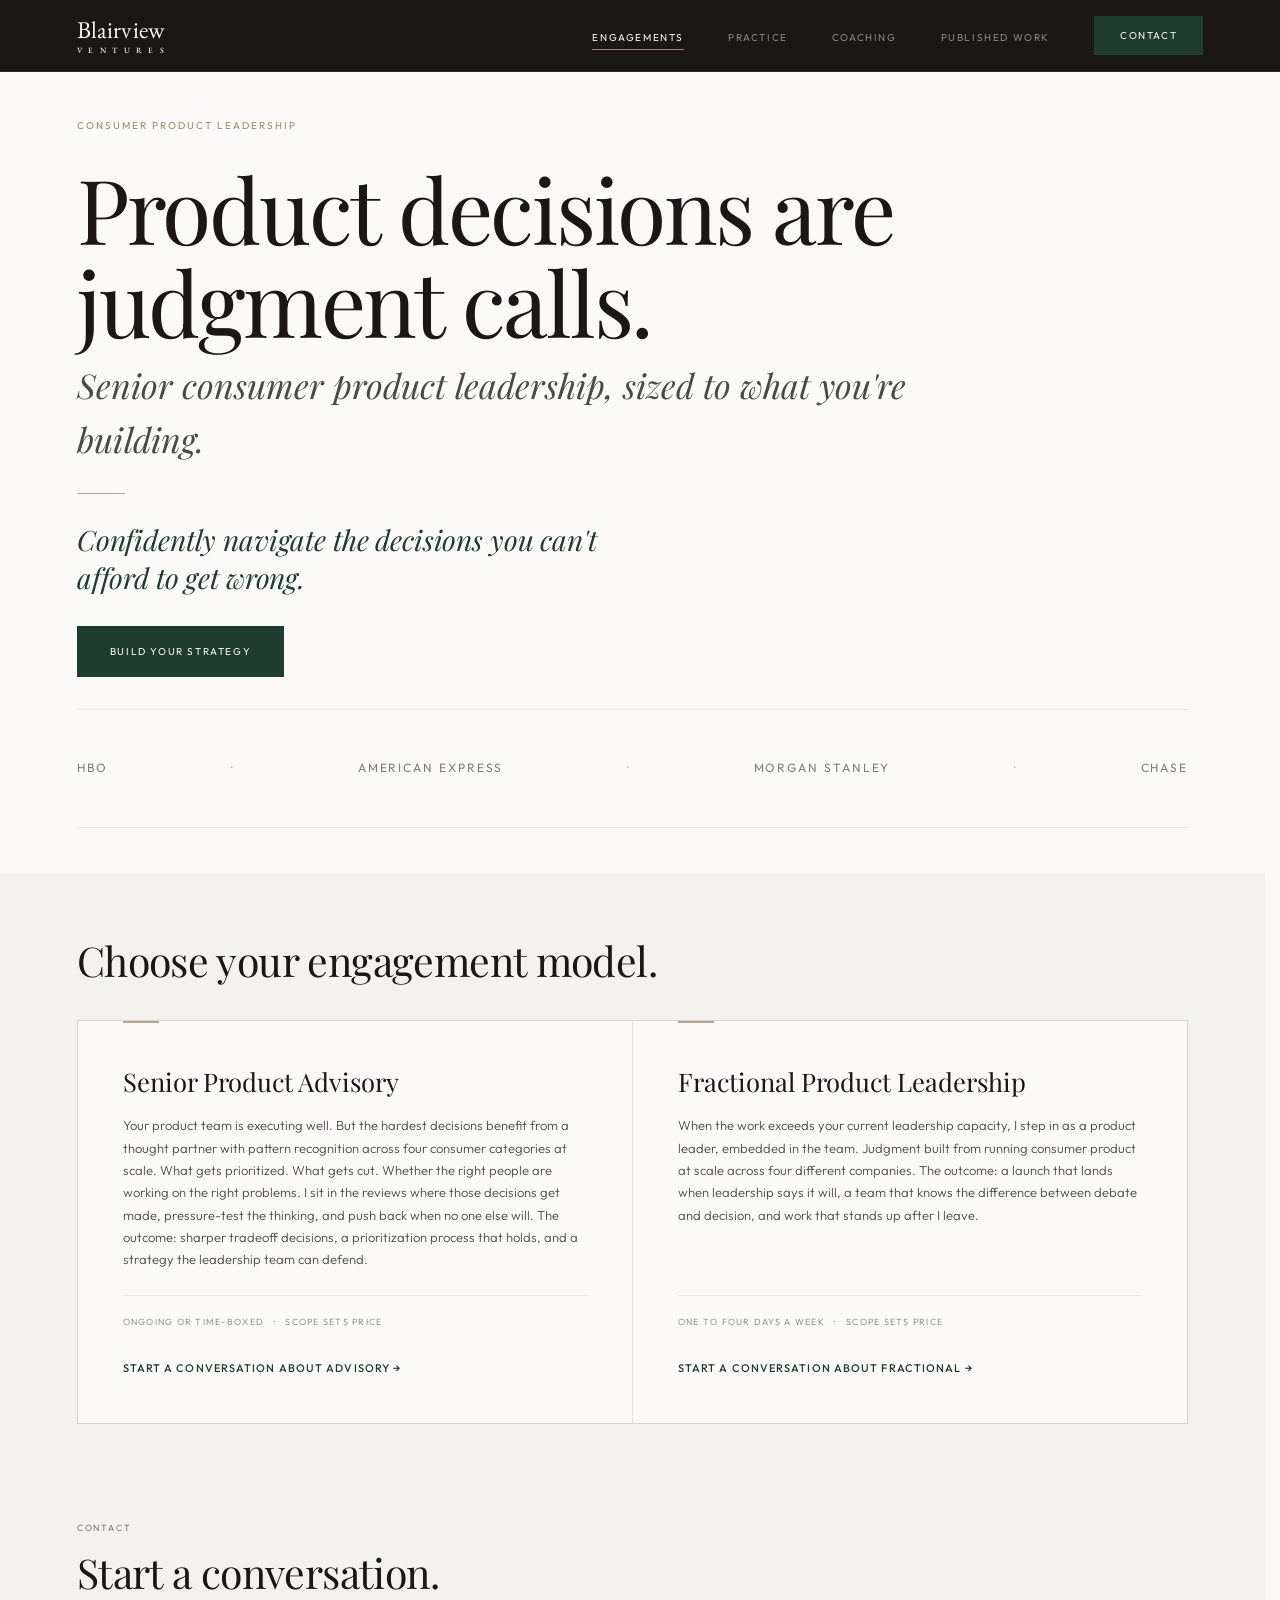
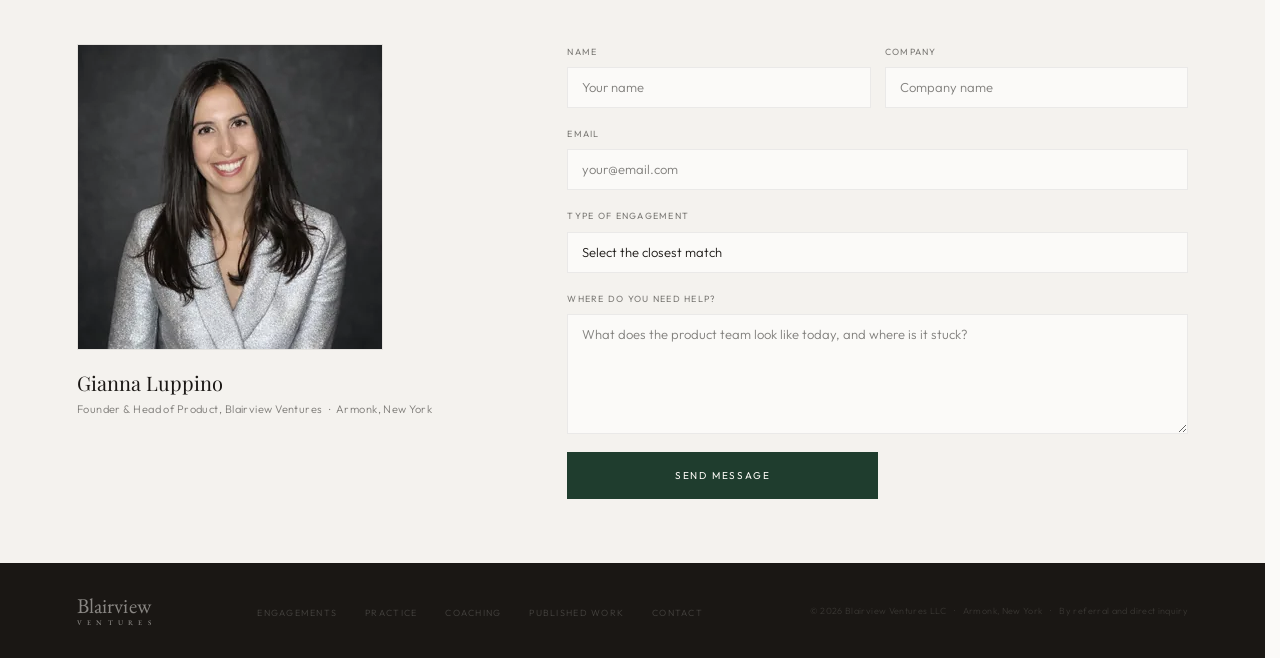
<file: index.html>
<!doctype html>
<html lang="en">
<head>
<meta charset="utf-8">
<meta name="viewport" content="width=device-width, initial-scale=1, viewport-fit=cover">

<!-- Favicon — hosted PNG files so Google can crawl them for search results.
     favicon.png and apple-touch-icon.png must live at the repo root. -->
<link rel="icon" type="image/png" sizes="512x512" href="https://blairviewventures.com/favicon.png">
<link rel="icon" type="image/png" sizes="192x192" href="https://blairviewventures.com/favicon.png">
<link rel="apple-touch-icon" href="https://blairviewventures.com/apple-touch-icon.png">

<!-- ═══ PRIMARY SEO ═══
     Title includes: full "Chief Product Officer" disambiguation,
     VP of Product, Head of Product, Senior Product Advisory,
     and "Consumer-Facing" modifier for niche ownership.
     ═══════════════════ -->
<title>Blairview Ventures | Fractional Chief Product Officer (CPO), VP of Product, and Senior Product Advisory for Consumer-Facing Companies</title>
<meta name="description" content="Fractional product leadership for consumer-facing digital companies. Senior Product Advisory, Fractional CPO, and Fractional VP of Product. 17 years building consumer products at HBO GO (11-platform rollout in rapid succession), American Express (Pay with Membership Rewards inside Uber), Morgan Stanley (first production GenAI advisor platform), and Chase (digital wallets and payments). Armonk, NY.">

<!-- Open Graph -->
<meta property="og:title" content="Blairview Ventures | Fractional Consumer Product Leadership">
<meta property="og:description" content="Senior Product Advisory, Fractional Chief Product Officer, and Fractional VP of Product for consumer-facing companies. Built at HBO, American Express, Morgan Stanley, and Chase. ">
<meta property="og:type" content="website">
<meta property="og:url" content="https://blairviewventures.com">
<meta property="og:locale" content="en_US">

<!-- Twitter Card -->
<meta name="twitter:card" content="summary">
<meta name="twitter:title" content="Blairview Ventures | Fractional Product Leadership for Consumer Companies">
<meta name="twitter:description" content="Senior Product Advisory, Fractional CPO, and Fractional VP of Product for consumer-facing companies. Built at HBO, American Express, Morgan Stanley, and Chase.">

<!-- Canonical -->
<link rel="canonical" href="https://blairviewventures.com/">

<!-- Theme -->
<meta name="theme-color" content="#1A1714">
<meta name="apple-mobile-web-app-capable" content="yes">
<meta name="apple-mobile-web-app-status-bar-style" content="black-translucent">

<!-- ═══════════════════════════════════════════════════════════
     JSON-LD STRUCTURED DATA
     @graph with 9 entities:
     - ProfessionalService (Blairview Ventures LLC)
     - Person (Gianna Luppino) with hasOccupation alternates
     - 3x Service (Advisory, CPO, VP) with alternateName arrays
     - WebSite + WebPage
     - FAQPage (People Also Ask questions from SERP research)
     ═══════════════════════════════════════════════════════════ -->
<script type="application/ld+json">
{
  "@context": "https://schema.org",
  "@graph": [
    {
      "@type": "ProfessionalService",
      "@id": "https://blairviewventures.com/#organization",
      "name": "Blairview Ventures LLC",
      "legalName": "Blairview Ventures LLC",
      "url": "https://blairviewventures.com",
      "logo": {
        "@type": "ImageObject",
        "url": "https://blairviewventures.com/favicon.png",
        "width": 512,
        "height": 512
      },
      "image": "https://blairviewventures.com/favicon.png",
      "description": "Fractional product leadership and senior product advisory for consumer-facing digital companies. Three engagement types: Senior Product Advisory, Fractional Chief Product Officer (CPO), and Fractional VP of Product. Specializing in consumer product judgment, team management, prioritization, and execution at scale across streaming, payments, commerce, AI, and consumer digital products.",
      "foundingDate": "2026",
      "founder": { "@id": "https://blairviewventures.com/#founder" },
      "address": {
        "@type": "PostalAddress",
        "addressLocality": "Armonk",
        "addressRegion": "NY",
        "addressCountry": "US"
      },
      "areaServed": { "@type": "Country", "name": "United States" },
      "priceRange": "$$$",
      "knowsAbout": [
        { "@type": "Thing", "name": "Product Management", "sameAs": "https://en.wikipedia.org/wiki/Product_management" },
        { "@type": "Thing", "name": "Product Strategy", "sameAs": "https://en.wikipedia.org/wiki/Product_strategy" },
        { "@type": "Thing", "name": "New Product Development", "sameAs": "https://en.wikipedia.org/wiki/New_product_development" },
        { "@type": "Thing", "name": "User Experience Design", "sameAs": "https://en.wikipedia.org/wiki/User_experience_design" },
        { "@type": "Thing", "name": "Generative Artificial Intelligence", "sameAs": "https://en.wikipedia.org/wiki/Generative_artificial_intelligence" },
        { "@type": "Thing", "name": "Digital Wallet", "sameAs": "https://en.wikipedia.org/wiki/Digital_wallet" },
        { "@type": "Thing", "name": "Streaming Media", "sameAs": "https://en.wikipedia.org/wiki/Streaming_media" },
        "Fractional Chief Product Officer",
        "Fractional CPO for Consumer Companies",
        "B2C Product Leadership",
        "Consumer Digital Product Strategy",
        "Product Team Management and Prioritization",
        "Consumer Product Launch Strategy"
      ],
      "sameAs": [
        "https://www.linkedin.com/company/blairview-ventures"
      ],
      "hasOfferCatalog": {
        "@type": "OfferCatalog",
        "name": "Fractional Product Leadership Engagements",
        "itemListElement": [
          { "@type": "Offer", "itemOffered": { "@id": "https://blairviewventures.com/#service-advisory" } },
          { "@type": "Offer", "itemOffered": { "@id": "https://blairviewventures.com/#service-leadership" } }
        ]
      },
      "contactPoint": {
        "@type": "ContactPoint",
        "contactType": "New business inquiry",
        "email": "gianna@blairviewventures.com",
        "url": "https://blairviewventures.com/#contact",
        "areaServed": "US",
        "availableLanguage": "English",
        "description": "By appointment via Calendly. Every inquiry is read directly. Substantive response within two business days when there is a fit."
      },
      "potentialAction": {
        "@type": "ReserveAction",
        "name": "Book a 20-minute fit conversation",
        "target": {
          "@type": "EntryPoint",
          "urlTemplate": "https://calendly.com/gianna-blairviewventures/quick-connect",
          "actionPlatform": [
            "http://schema.org/DesktopWebPlatform",
            "http://schema.org/MobileWebPlatform"
          ]
        },
        "result": {
          "@type": "Reservation",
          "name": "Fit conversation"
        }
      }
    },
    {
      "@type": "Person",
      "@id": "https://blairviewventures.com/#founder",
      "name": "Gianna Luppino",
      "image": {
        "@type": "ImageObject",
        "url": "https://blairviewventures.com/Gianna_Luppino_Headshot.png",
        "width": 1024,
        "height": 1024
      },
      "jobTitle": "Founder, Head of Product, Fractional Chief Product Officer, and Senior Product Advisor",
      "description": "17 years building consumer-facing digital products at HBO, American Express, Morgan Stanley, and Chase. Fractional CPO, VP of Product, and Senior Product Advisor specializing in consumer product judgment, team management, prioritization, and product execution at scale.",
      "url": "https://blairviewventures.com",
      "worksFor": { "@id": "https://blairviewventures.com/#organization" },
      "address": {
        "@type": "PostalAddress",
        "addressLocality": "Armonk",
        "addressRegion": "NY",
        "addressCountry": "US"
      },
      "knowsAbout": [
        { "@type": "Thing", "name": "Product Management", "sameAs": "https://en.wikipedia.org/wiki/Product_management" },
        { "@type": "Thing", "name": "Streaming Media", "sameAs": "https://en.wikipedia.org/wiki/Streaming_media" },
        { "@type": "Thing", "name": "Digital Wallet", "sameAs": "https://en.wikipedia.org/wiki/Digital_wallet" },
        { "@type": "Thing", "name": "Generative Artificial Intelligence", "sameAs": "https://en.wikipedia.org/wiki/Generative_artificial_intelligence" },
        { "@type": "Thing", "name": "Loyalty Program", "sameAs": "https://en.wikipedia.org/wiki/Loyalty_program" },
        "Consumer Product Judgment",
        "Fractional Chief Product Officer",
        "Product Team Leadership and Management",
        "Product Prioritization and Roadmapping",
        "Consumer Product Launch at Scale"
      ],
      "sameAs": [
        "https://www.linkedin.com/in/gianna-luppino"
      ],
      "hasOccupation": [
        { "@type": "Occupation", "name": "Head of Product" },
        { "@type": "Occupation", "name": "Fractional Chief Product Officer" },
        { "@type": "Occupation", "name": "Fractional VP of Product" },
        { "@type": "Occupation", "name": "Senior Product Advisor" }
      ]
    },
    {
      "@type": "Service",
      "@id": "https://blairviewventures.com/#service-advisory",
      "name": "Senior Product Advisory",
      "alternateName": ["Product Strategy Advisory", "External Product Advisor", "Product Strategy Consulting", "Senior Product Consultant", "Fractional Product Advisor", "Consumer Product Strategy Advisory"],
      "serviceType": "Senior Product Advisory",
      "description": "Thought partnership for Chief Product Officers and VP Products navigating high-stakes product decisions, launch readiness, and product strategy pressure-testing. Pattern recognition from building and shipping consumer products across HBO, American Express, Morgan Stanley, and Chase over 17 years. Focused on what gets prioritized, what gets cut, and whether the right people are working on the right problems.",
      "provider": { "@id": "https://blairviewventures.com/#organization" },
      "areaServed": { "@type": "Country", "name": "United States" },
      "audience": { "@type": "BusinessAudience", "audienceType": "CPOs, VP Products, and product leaders at funded consumer-facing companies" }
    },
    {
      "@type": "Service",
      "@id": "https://blairviewventures.com/#service-leadership",
      "name": "Fractional Product Leadership",
      "alternateName": ["Fractional Chief Product Officer", "Fractional CPO", "Interim CPO", "Fractional VP of Product", "Interim VP of Product", "Fractional Head of Product", "Fractional CPO for Consumer Companies"],
      "serviceType": "Fractional Product Leadership",
      "description": "Full ownership of product strategy, team management, prioritization, and execution for consumer-facing companies with no dedicated product leader or a vacant VP Product seat. Whether the title is VP of Product, Head of Product, or another variant depends on the organization. The operator manages the people, the process, and the shipping cadence as a member of the leadership team.",
      "provider": { "@id": "https://blairviewventures.com/#organization" },
      "areaServed": { "@type": "Country", "name": "United States" },
      "audience": { "@type": "BusinessAudience", "audienceType": "Funded consumer-facing companies with no CPO or VP Product, technical founders, post-acquisition companies where product leadership was lost, companies where the VP Product seat is vacant" }
    },
    {
      "@type": "WebSite",
      "@id": "https://blairviewventures.com/#website",
      "url": "https://blairviewventures.com",
      "name": "Blairview Ventures",
      "publisher": { "@id": "https://blairviewventures.com/#organization" }
    },
    {
      "@type": "WebPage",
      "@id": "https://blairviewventures.com/#webpage",
      "url": "https://blairviewventures.com",
      "name": "Blairview Ventures — Fractional Chief Product Officer, VP of Product, and Senior Product Advisory for Consumer Companies",
      "isPartOf": { "@id": "https://blairviewventures.com/#website" },
      "about": { "@id": "https://blairviewventures.com/#organization" },
      "description": "Fractional product leadership for consumer-facing companies. Senior Product Advisory, Fractional CPO, and Fractional VP of Product. "
    },
    {
      "@type": "Book",
      "@id": "https://blairviewventures.com/#book-directness-penalty",
      "name": "The Directness Penalty",
      "alternateName": "The Directness Penalty: The quiet cost of being direct at the senior level",
      "author": { "@id": "https://blairviewventures.com/#founder" },
      "publisher": { "@id": "https://blairviewventures.com/#organization" },
      "inLanguage": "en-US",
      "bookFormat": "https://schema.org/EBook",
      "datePublished": "2026",
      "description": "The quiet cost of being direct at the senior level. How it shows up in performance reviews, promotion committees, and peer perception, and how to keep the directness that got you there without paying for it in every cycle. Frameworks for senior women in product, engineering, finance, and other leadership tracks.",
      "audience": { "@type": "Audience", "audienceType": "Senior women in product, engineering, finance, and leadership roles" },
      "about": [
        "Workplace communication for senior women",
        "Performance reviews and promotion committees",
        "Directness in professional feedback",
        "Gender dynamics in performance evaluation"
      ],
      "offers": {
        "@type": "Offer",
        "price": "197.00",
        "priceCurrency": "USD",
        "availability": "https://schema.org/InStock",
        "url": "https://blairviewventures.gumroad.com/l/directness-penalty",
        "seller": { "@id": "https://blairviewventures.com/#organization" }
      },
      "url": "https://blairviewventures.gumroad.com/l/directness-penalty"
    },
    {
      "@type": "Book",
      "@id": "https://blairviewventures.com/#book-real-offer",
      "name": "The Real Offer",
      "alternateName": "The Real Offer: What nobody tells you about getting in, moving up, and getting out",
      "author": { "@id": "https://blairviewventures.com/#founder" },
      "publisher": { "@id": "https://blairviewventures.com/#organization" },
      "inLanguage": "en-US",
      "bookFormat": "https://schema.org/EBook",
      "datePublished": "2026",
      "description": "What nobody tells you about getting in, moving up, and getting out. The political landscape, how compensation decisions are really made, and how to leave on your terms. Written for early-career professionals in finance, technology, and media, and for the senior women who mentor them.",
      "audience": { "@type": "Audience", "audienceType": "Early career professionals in finance, technology, and media" },
      "about": [
        "Job offer negotiation",
        "Career advancement and promotion",
        "Workplace politics and culture",
        "Compensation and equity",
        "Strategic exits and resignations"
      ],
      "offers": {
        "@type": "Offer",
        "price": "127.00",
        "priceCurrency": "USD",
        "availability": "https://schema.org/InStock",
        "url": "https://blairviewventures.gumroad.com/l/real-offer",
        "seller": { "@id": "https://blairviewventures.com/#organization" }
      },
      "url": "https://blairviewventures.gumroad.com/l/real-offer"
    },
    {
      "@type": "FAQPage",
      "@id": "https://blairviewventures.com/#faq",
      "mainEntity": [
        {
          "@type": "Question",
          "name": "What does a fractional Chief Product Officer (CPO) do?",
          "acceptedAnswer": {
            "@type": "Answer",
            "text": "A fractional Chief Product Officer provides senior product leadership on a part-time or project basis. At Blairview Ventures, this means full ownership of product strategy, team management, prioritization, and execution for consumer-facing companies that do not have a dedicated product leader. The fractional CPO runs product as a member of the leadership team, managing what gets built, who builds it, and in what order."
          }
        },
        {
          "@type": "Question",
          "name": "What is the difference between a fractional CPO and an interim CPO?",
          "acceptedAnswer": {
            "@type": "Answer",
            "text": "An interim CPO is a full-time, short-term engagement focused on operational continuity, typically filling a vacant seat for 6 to 12 months. A fractional CPO works part-time on an ongoing basis, providing executive product leadership without the cost or commitment of a full-time hire. The fractional model works best when the company needs senior product judgment and team leadership but the workload does not yet justify a full-time executive."
          }
        },
        {
          "@type": "Question",
          "name": "When should a consumer company consider hiring a fractional CPO?",
          "acceptedAnswer": {
            "@type": "Answer",
            "text": "A consumer-facing company should consider a fractional CPO when product decisions are being made by a technical founder or CEO at 50 or more employees, when the CPO or VP Product seat was lost and not replaced, when the product team has grown beyond what the founder can manage, or when the company is approaching a major consumer product launch and needs senior product leadership without a 3 to 6 month executive search."
          }
        },
        {
          "@type": "Question",
          "name": "What is the difference between a fractional CPO and a Senior Product Advisor?",
          "acceptedAnswer": {
            "@type": "Answer",
            "text": "A fractional CPO has full ownership of product strategy and execution, including managing the product team. A Senior Product Advisor works with existing product leadership as a thought partner on high-stakes decisions, launch readiness, and strategy pressure-testing. The advisor brings the judgment; the internal team does the work. The right structure depends on whether the company needs someone to own the function or sharpen it."
          }
        }
      ]
    }
  ]
}
</script>

<!-- ═══ GA4 ANALYTICS — Activated April 27, 2026 ═══ -->
<script async src="https://www.googletagmanager.com/gtag/js?id=G-Q9TN40JF1M"></script>
<script>
  window.dataLayer = window.dataLayer || [];
  function gtag(){dataLayer.push(arguments);}
  gtag('js', new Date());
  gtag('config', 'G-Q9TN40JF1M');
</script>

<link rel="preconnect" href="https://fonts.googleapis.com">
<link rel="preconnect" href="https://fonts.gstatic.com" crossorigin>
<link rel="preload" as="style" href="https://fonts.googleapis.com/css2?family=EB+Garamond:wght@400;500&family=Playfair+Display:ital,wght@0,300;0,400;0,500;1,300;1,400&family=Outfit:wght@300;400;500&display=swap">
<link href="https://fonts.googleapis.com/css2?family=EB+Garamond:wght@400;500&family=Playfair+Display:ital,wght@0,300;0,400;0,500;1,300;1,400&family=Outfit:wght@300;400;500&display=swap" rel="stylesheet" media="print" onload="this.media='all'">
<noscript><link href="https://fonts.googleapis.com/css2?family=EB+Garamond:wght@400;500&family=Playfair+Display:ital,wght@0,300;0,400;0,500;1,300;1,400&family=Outfit:wght@300;400;500&display=swap" rel="stylesheet"></noscript>

<!-- Inline override for contact-section large headshot (2026-05-22) -->
<style>
  .headshot-wrap--large { display: flex; flex-direction: column; align-items: flex-start; }
  .headshot-wrap--large .headshot--large {
    width: 100%;
    max-width: 360px;
    height: auto;
    aspect-ratio: 1 / 1;
    object-fit: cover;
    object-position: center top;
    filter: grayscale(15%) contrast(1.02);
    border: 1px solid var(--rule);
    margin-bottom: 20px;
  }
  .headshot-wrap--large .headshot-name { font-size: 20px; margin-top: 0; }
  .headshot-wrap--large .headshot-title { font-size: 11px; margin-top: 4px; }
  @media (max-width: 768px) {
    .headshot-wrap--large .headshot--large { max-width: 240px; }
  }
  @media (max-width: 640px) {
    .headshot-wrap--large .headshot-title .headshot-title-sep { display: none; }
    .headshot-wrap--large .headshot-title .headshot-title-loc { display: block; margin-top: 4px; }
  }
</style>
</head>
<link rel="stylesheet" href="/styles.css">
<body>

<!-- ═══ NAV ═══ -->
<nav role="banner">
  <div class="nav-inner">
    <a href="/" class="nav-logo" aria-label="Blairview Ventures">
      <span class="wordmark-stack">
        <span class="wm-primary">Blairview</span>
        <span class="wm-secondary" aria-hidden="true"><span>V</span><span>E</span><span>N</span><span>T</span><span>U</span><span>R</span><span>E</span><span>S</span></span>
      </span>
    </a>
    <ul class="nav-links" role="list">
      <li><a href="/#engagements" class="nav-active" title="Engagement types and fractional product leadership">Engagements</a></li>
      <li><a href="/practice/" title="Gianna Luppino's 17-year product leadership background">Practice</a></li>
      <li><a href="/coaching/" title="Interview coaching for product leaders">Coaching</a></li>
      <li><a href="/published-work/" title="The Directness Penalty and The Real Offer">Published Work</a></li>
      <li><a href="/#contact" class="nav-cta" title="Start a 20-minute fit conversation">Contact</a></li>
    </ul>
    <button class="nav-hamburger" id="hamburger" aria-label="Menu" aria-expanded="false">
      <span></span><span></span>
    </button>
  </div>
</nav>

<div class="mobile-drawer" id="drawer" role="navigation" aria-label="Mobile menu">
  <a href="/#engagements" class="nav-active" onclick="closeDrawer()">Engagements</a>
  <a href="/practice/" onclick="closeDrawer()">Practice</a>
  <a href="/coaching/" onclick="closeDrawer()">Coaching</a>
  <a href="/published-work/" onclick="closeDrawer()">Published Work</a>
  <a href="/#contact" class="mob-cta" onclick="closeDrawer()">Contact</a>
</div>

<main>

<!-- ═══ HERO ═══ -->
<section class="hero" id="top">
  <div class="inner">
    <p class="hero-eyebrow" style="color:var(--gold)">Consumer Product Leadership</p>

    <h1 class="hero-headline">
      Product decisions are judgment calls.
      <em>Senior consumer product leadership, sized to what you're building.</em>
    </h1>

    <div class="hero-rule"></div>

    <div class="hero-signature">Confidently navigate the decisions you can't afford to get wrong.</div>

    <div class="hero-actions">
      <a href="#contact" class="btn btn-sage">Build Your Strategy</a>
    </div>

    <div class="hero-cred-strip" style="display:flex;align-items:center;justify-content:space-between;gap:clamp(20px,3vw,40px);font-family:var(--ff-body);font-size:12px;letter-spacing:0.16em;text-transform:uppercase;color:var(--text-caption);font-weight:400;padding:clamp(32px,4vw,48px) 0;margin:clamp(20px,2.5vw,32px) 0 0 0;border-top:0.5px solid var(--rule);border-bottom:0.5px solid var(--rule);opacity:0;animation:fadeUp 0.8s ease 0.8s forwards;">
      <span>HBO</span>
      <span class="hero-cred-divider" style="color:var(--gold-light)">&middot;</span>
      <span>American Express</span>
      <span class="hero-cred-divider" style="color:var(--gold-light)">&middot;</span>
      <span>Morgan Stanley</span>
      <span class="hero-cred-divider" style="color:var(--gold-light)">&middot;</span>
      <span>Chase</span>
    </div>
  </div>
</section>


<!-- ═══ ENGAGEMENTS ═══ -->
<section class="section" style="background:var(--cream-2)" id="engagements">
  <div class="inner">
    <h2 class="display-md reveal reveal-d1" style="margin-bottom:clamp(24px,3vw,36px);">Choose your engagement model.</h2>
    <div class="eng-grid reveal" style="grid-template-columns: repeat(2, 1fr);">
      <!-- SENIOR PRODUCT ADVISORY -->
      <div class="eng-card">
        <div class="eng-name">Senior Product Advisory</div>
        <div class="mobile-collapse-wrap">
          <input type="checkbox" id="mc-advisory" class="mobile-collapse-input">
          <div class="eng-body mobile-collapse">Your product team is executing well. But the hardest decisions benefit from a thought partner with pattern recognition across four consumer categories at scale. What gets prioritized. What gets cut. Whether the right people are working on the right problems. I sit in the reviews where those decisions get made, pressure-test the thinking, and push back when no one else will. The outcome: sharper tradeoff decisions, a prioritization process that holds, and a strategy the leadership team can defend.</div>
          <label class="mobile-collapse-toggle" for="mc-advisory"><span class="more-label">Read more &rarr;</span><span class="less-label">Read less</span></label>
        </div>
        <div class="eng-footer">Ongoing or time-boxed &ensp;&middot;&ensp; Scope sets price</div>
        <a href="#contact?type=advisory" class="eng-cta" data-engagement="Senior Product Advisory">Start a Conversation About Advisory&nbsp;&rarr;</a>
      </div>
      <!-- FRACTIONAL PRODUCT LEADERSHIP -->
      <div class="eng-card">
        <div class="eng-name">Fractional Product Leadership</div>
        <div class="mobile-collapse-wrap">
          <input type="checkbox" id="mc-fractional" class="mobile-collapse-input">
          <div class="eng-body mobile-collapse">When the work exceeds your current leadership capacity, I step in as a product leader, embedded in the team. Judgment built from running consumer product at scale across four different companies. The outcome: a launch that lands when leadership says it will, a team that knows the difference between debate and decision, and work that stands up after I leave.</div>
          <label class="mobile-collapse-toggle" for="mc-fractional"><span class="more-label">Read more &rarr;</span><span class="less-label">Read less</span></label>
        </div>
        <div class="eng-footer">One to four days a week &ensp;&middot;&ensp; Scope sets price</div>
        <a href="#contact?type=fractional" class="eng-cta" data-engagement="Fractional Product Leadership">Start a Conversation About Fractional&nbsp;&rarr;</a>
      </div>
    </div>
  </div>
</section>

<!-- ═══════════════════════════════════════════════════════════
     ENGAGEMENT NOTES PLACEHOLDER
     Uncomment and populate when first anonymized engagement note
     is approved for display. Structure is ready; keep it spare
     (one note at a time, no testimonial-carousel pattern).

     Suggested pattern:
     - Label: "Engagement Note" or "From a recent engagement"
     - Body: 2-3 sentence anonymized outcome in operator voice
     - Attribution: "Series B consumer fintech" / "Seed-stage
       consumer marketplace" / similar — never named clients

<section class="section" style="background:var(--cream)" id="engagement-notes">
  <div class="inner">
    <p class="label reveal" style="margin-bottom:14px">Engagement Note</p>
    <div class="reveal reveal-d1" style="max-width:64ch;">
      <p class="display-sm" style="color:var(--ink);margin-bottom:20px;font-style:italic;">
        [2-3 sentence anonymized outcome goes here.]
      </p>
      <p class="label" style="color:var(--text-caption);">
        [Stage and category, no client name]
      </p>
    </div>
  </div>
</section>

     ═══════════════════════════════════════════════════════════ -->


<!-- COACHING section relocated to /coaching/ on 2026-05-22 -->


<!-- ═══ CONTACT ═══ -->
<section class="section" style="background:var(--cream-2)" id="contact">
  <div class="inner">
    <p class="label reveal" style="margin-bottom:14px">Contact</p>
    <h2 class="display-md reveal reveal-d1" style="margin-bottom:48px">Start a conversation.</h2>
    <div class="contact-grid">
      <div class="reveal reveal-d1">
        <div class="headshot-wrap headshot-wrap--large" style="margin-top:0;">
          <picture>
            <source type="image/webp" srcset="/images/Gianna_Luppino_Headshot_304.webp">
            <source type="image/png" srcset="/images/Gianna_Luppino_Headshot_304.png 2x, /images/Gianna_Luppino_Headshot_152.png 1x">
            <img src="/images/Gianna_Luppino_Headshot_304.png" alt="Gianna Luppino, Founder of Blairview Ventures" class="headshot headshot--large" loading="lazy" decoding="async">
          </picture>
          <p class="headshot-name">Gianna Luppino</p>
          <p class="headshot-title">Founder &amp; Head of Product, Blairview Ventures<span class="headshot-title-sep">&ensp;&middot;&ensp;</span><span class="headshot-title-loc">Armonk, New&nbsp;York</span></p>
        </div>
      </div>
      <div class="reveal reveal-d2">
        <!--
        Formspree connected April 17, 2026
        -->
        <form id="contact-form" action="https://formspree.io/f/mlgablzr" method="POST" novalidate>
          <div class="form-row-2">
            <div class="form-group"><label class="form-lbl" for="f-name">Name</label><input id="f-name" type="text" name="name" class="form-ctrl" placeholder="Your name" autocomplete="name" required></div>
            <div class="form-group"><label class="form-lbl" for="f-company">Company</label><input id="f-company" type="text" name="company" class="form-ctrl" placeholder="Company name" autocomplete="organization"></div>
          </div>
          <div class="form-group"><label class="form-lbl" for="f-email">Email</label><input id="f-email" type="email" name="email" class="form-ctrl" placeholder="your@email.com" autocomplete="email" required></div>
          <div class="form-group">
            <label class="form-lbl" for="f-engagement">Type of Engagement</label>
            <select id="f-engagement" name="engagement" class="form-ctrl is-select">
              <option value="" disabled selected>Select the closest match</option>
              <option>Senior Product Advisory</option>
              <option>Fractional Product Leadership</option>
              <option>Interview Coaching</option>
              <option>Not sure yet</option>
            </select>
          </div>
          <div class="form-group"><label class="form-lbl" for="f-message">Where do you need help?</label><textarea id="f-message" name="message" class="form-ctrl is-textarea" placeholder="What does the product team look like today, and where is it stuck?" required></textarea></div>
          <button type="submit" class="form-submit" id="form-submit-btn">Send Message</button>
          <div id="form-success" style="display:none;margin-top:16px;padding:16px;background:var(--sage);color:var(--on-dark);font-size:13px;line-height:1.6;text-align:center;font-weight:300;">
            Message received.
          </div>
        </form>
      </div>
    </div>
  </div>
</section>

</main>

<!-- ═══ FOOTER ═══ -->
<footer class="footer-wrap" role="contentinfo">
  <div class="footer-inner">
    <span class="footer-brand" aria-label="Blairview Ventures">
      <span class="wordmark-stack wordmark-stack--footer">
        <span class="wm-primary">Blairview</span>
        <span class="wm-secondary" aria-hidden="true"><span>V</span><span>E</span><span>N</span><span>T</span><span>U</span><span>R</span><span>E</span><span>S</span></span>
      </span>
    </span>
    <ul class="footer-nav" role="list">
      <li><a href="/#engagements">Engagements</a></li>
      <li><a href="/practice/">Practice</a></li>
      <li><a href="/coaching/">Coaching</a></li>
      <li><a href="/published-work/">Published Work</a></li>
      <li><a href="/#contact">Contact</a></li>
    </ul>
    <address class="footer-legal h-card" itemscope itemtype="https://schema.org/Organization" style="font-style:normal;">
      <span>&copy; 2026 <span class="p-name org" itemprop="name">Blairview Ventures LLC</span></span>
      &ensp;&middot;&ensp;
      <span class="p-adr" itemprop="address" itemscope itemtype="https://schema.org/PostalAddress">
        <span class="p-locality" itemprop="addressLocality">Armonk</span>,
        <span class="p-region" itemprop="addressRegion">New York</span>
        <span class="p-country-name" itemprop="addressCountry" hidden>United States</span>
      </span>
      &ensp;&middot;&ensp;
      <span>By referral and direct inquiry</span>
    </address>
  </div>
</footer>

<script src="/scripts.js"></script>

</body>
</html>
</file>
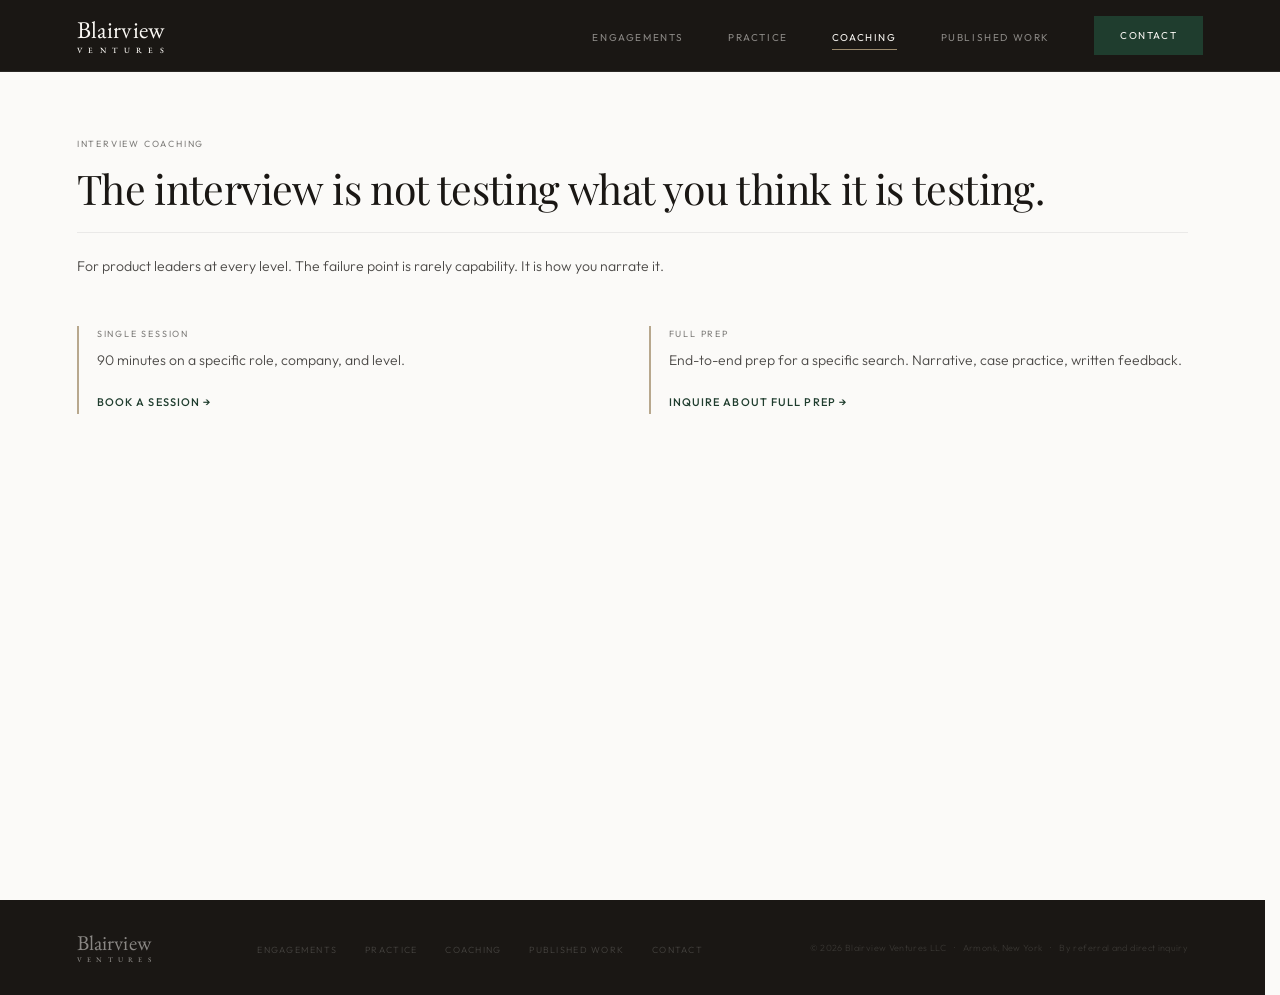
<file: coaching/index.html>
<!doctype html>
<html lang="en">
<head>
<meta charset="utf-8">
<meta name="viewport" content="width=device-width, initial-scale=1, viewport-fit=cover">

<link rel="icon" type="image/png" sizes="512x512" href="https://blairviewventures.com/favicon.png">
<link rel="icon" type="image/png" sizes="192x192" href="https://blairviewventures.com/favicon.png">
<link rel="apple-touch-icon" href="https://blairviewventures.com/apple-touch-icon.png">

<title>Interview Coaching for Product Leaders | Blairview Ventures</title>
<meta name="description" content="Interview coaching for product leaders at every level. Single sessions and full prep engagements with Gianna Luppino, 17-year consumer product leader from HBO, American Express, Morgan Stanley, and Chase.">

<meta property="og:title" content="Interview Coaching for Product Leaders | Blairview Ventures">
<meta property="og:description" content="Interview coaching for product leaders at every level. The failure point is rarely capability. It is how you narrate it.">
<meta property="og:type" content="website">
<meta property="og:url" content="https://blairviewventures.com/coaching/">
<meta property="og:locale" content="en_US">

<meta name="twitter:card" content="summary">
<meta name="twitter:title" content="Interview Coaching for Product Leaders | Blairview Ventures">
<meta name="twitter:description" content="Interview coaching for product leaders at every level. The failure point is rarely capability. It is how you narrate it.">

<link rel="canonical" href="https://blairviewventures.com/coaching/">

<meta name="theme-color" content="#1A1714">
<meta name="apple-mobile-web-app-capable" content="yes">
<meta name="apple-mobile-web-app-status-bar-style" content="black-translucent">

<!-- GA4 ANALYTICS -->
<script async src="https://www.googletagmanager.com/gtag/js?id=G-Q9TN40JF1M"></script>
<script>
  window.dataLayer = window.dataLayer || [];
  function gtag(){dataLayer.push(arguments);}
  gtag('js', new Date());
  gtag('config', 'G-Q9TN40JF1M');
</script>

<link rel="preconnect" href="https://fonts.googleapis.com">
<link rel="preconnect" href="https://fonts.gstatic.com" crossorigin>
<link rel="preload" as="style" href="https://fonts.googleapis.com/css2?family=EB+Garamond:wght@400;500&family=Playfair+Display:ital,wght@0,300;0,400;0,500;1,300;1,400&family=Outfit:wght@300;400;500&display=swap">
<link href="https://fonts.googleapis.com/css2?family=EB+Garamond:wght@400;500&family=Playfair+Display:ital,wght@0,300;0,400;0,500;1,300;1,400&family=Outfit:wght@300;400;500&display=swap" rel="stylesheet" media="print" onload="this.media='all'">
<noscript><link href="https://fonts.googleapis.com/css2?family=EB+Garamond:wght@400;500&family=Playfair+Display:ital,wght@0,300;0,400;0,500;1,300;1,400&family=Outfit:wght@300;400;500&display=swap" rel="stylesheet"></noscript>

<link rel="stylesheet" href="/styles.css">
</head>
<body>

<!-- ═══ NAV ═══ -->
<nav role="banner">
  <div class="nav-inner">
    <a href="/" class="nav-logo" aria-label="Blairview Ventures">
      <span class="wordmark-stack">
        <span class="wm-primary">Blairview</span>
        <span class="wm-secondary" aria-hidden="true"><span>V</span><span>E</span><span>N</span><span>T</span><span>U</span><span>R</span><span>E</span><span>S</span></span>
      </span>
    </a>
    <ul class="nav-links" role="list">
      <li><a href="/#engagements" title="Engagement types and fractional product leadership">Engagements</a></li>
      <li><a href="/practice/" title="Gianna Luppino's 17-year product leadership background">Practice</a></li>
      <li><a href="/coaching/" class="nav-active" title="Interview coaching for product leaders">Coaching</a></li>
      <li><a href="/published-work/" title="The Directness Penalty and The Real Offer">Published Work</a></li>
      <li><a href="/#contact" class="nav-cta" title="Start a 20-minute fit conversation">Contact</a></li>
    </ul>
    <button class="nav-hamburger" id="hamburger" aria-label="Menu" aria-expanded="false">
      <span></span><span></span>
    </button>
  </div>
</nav>

<div class="mobile-drawer" id="drawer" role="navigation" aria-label="Mobile menu">
  <a href="/#engagements" onclick="closeDrawer()">Engagements</a>
  <a href="/practice/" onclick="closeDrawer()">Practice</a>
  <a href="/coaching/" class="nav-active" onclick="closeDrawer()">Coaching</a>
  <a href="/published-work/" onclick="closeDrawer()">Published Work</a>
  <a href="/#contact" class="mob-cta" onclick="closeDrawer()">Contact</a>
</div>

<main>

<!-- ═══ COACHING ═══
     Coaching page v3 (2026-06-04). Structural alignment to practice_index.html pattern.
     
     Patch 4a: Added .reveal and .reveal-dN classes to hero elements so the page uses
     the same staggered fade-in transition on page load as practice, published-work,
     and homepage. Previously rendered as a flat snap-in load.
     
     Patch 4b: Wrapped .label eyebrow + h1.display-md in the same bottom-bordered div
     pattern used in practice and Engagements section header on index.html. Tightened
     wrapper values to match practice v3.4: clamp(14px,1.8vw,20px) padding/margin.
     
     Patch 4c: Removed max-width:64ch from .body-lg intro paragraph; now spans full
     .inner container width to match the two-card grid below, matching practice's
     bio-to-grid width cohesion approach.
     
     Patch 4d: Tightened .body-lg margin-bottom from clamp(48px,5vw,72px) to
     clamp(28px,3vw,40px) to match practice v3.4 principle-to-grid rhythm. -->
<section class="section" style="background:var(--cream)" id="coaching">
  <div class="inner">

    <div style="padding-bottom:clamp(14px,1.8vw,20px);margin-bottom:clamp(14px,1.8vw,20px);border-bottom:1px solid var(--rule);">
      <p class="label reveal reveal-d1" style="margin-bottom:14px">Interview Coaching</p>
      <h1 class="display-md reveal reveal-d1" style="margin-bottom:0">The interview is not testing what you think it is testing.</h1>
    </div>

    <p class="body-lg reveal reveal-d2" style="margin-top:0;margin-bottom:clamp(28px,3vw,40px)">
      For product leaders at every level. The failure point is rarely capability. It is how you narrate it.
    </p>

    <div class="coaching-compact-inner reveal reveal-d3" style="display:grid;grid-template-columns:1fr 1fr;gap:clamp(20px,2.5vw,40px);padding-top:8px;">
      <div style="border-left:2px solid var(--gold-light);padding-left:18px;">
        <p class="label" style="margin-bottom:8px;color:var(--text-caption)">Single Session</p>
        <p style="font-family:var(--ff-body);font-size:14px;color:var(--text-body);line-height:1.65;font-weight:300;margin-bottom:16px;">90 minutes on a specific role, company, and level.</p>
        <a href="https://calendly.com/gianna-blairviewventures/quick-connect" target="_blank" rel="noopener" style="font-family:var(--ff-body);font-size:11px;letter-spacing:0.10em;text-transform:uppercase;color:var(--sage);font-weight:500;">Book a Session&nbsp;&rarr;</a>
      </div>
      <div style="border-left:2px solid var(--gold-light);padding-left:18px;">
        <p class="label" style="margin-bottom:8px;color:var(--text-caption)">Full Prep</p>
        <p style="font-family:var(--ff-body);font-size:14px;color:var(--text-body);line-height:1.65;font-weight:300;margin-bottom:16px;">End-to-end prep for a specific search. Narrative, case practice, written feedback.</p>
        <a href="/#contact?type=coaching" class="eng-cta" data-engagement="Interview Coaching" style="margin-top:0;padding-top:0;">Inquire About Full Prep&nbsp;&rarr;</a>
      </div>
    </div>
  </div>
</section>

</main>

<!-- ═══ FOOTER ═══ -->
<footer class="footer-wrap" role="contentinfo">
  <div class="footer-inner">
    <span class="footer-brand" aria-label="Blairview Ventures">
      <span class="wordmark-stack wordmark-stack--footer">
        <span class="wm-primary">Blairview</span>
        <span class="wm-secondary" aria-hidden="true"><span>V</span><span>E</span><span>N</span><span>T</span><span>U</span><span>R</span><span>E</span><span>S</span></span>
      </span>
    </span>
    <ul class="footer-nav" role="list">
      <li><a href="/#engagements">Engagements</a></li>
      <li><a href="/practice/">Practice</a></li>
      <li><a href="/coaching/">Coaching</a></li>
      <li><a href="/published-work/">Published Work</a></li>
      <li><a href="/#contact">Contact</a></li>
    </ul>
    <address class="footer-legal h-card" itemscope itemtype="https://schema.org/Organization" style="font-style:normal;">
      <span>&copy; 2026 <span class="p-name org" itemprop="name">Blairview Ventures LLC</span></span>
      &ensp;&middot;&ensp;
      <span class="p-adr" itemprop="address" itemscope itemtype="https://schema.org/PostalAddress">
        <span class="p-locality" itemprop="addressLocality">Armonk</span>,
        <span class="p-region" itemprop="addressRegion">New York</span>
        <span class="p-country-name" itemprop="addressCountry" hidden>United States</span>
      </span>
      &ensp;&middot;&ensp;
      <span>By referral and direct inquiry</span>
    </address>
  </div>
</footer>

<script src="/scripts.js"></script>

</body>
</html>
</file>
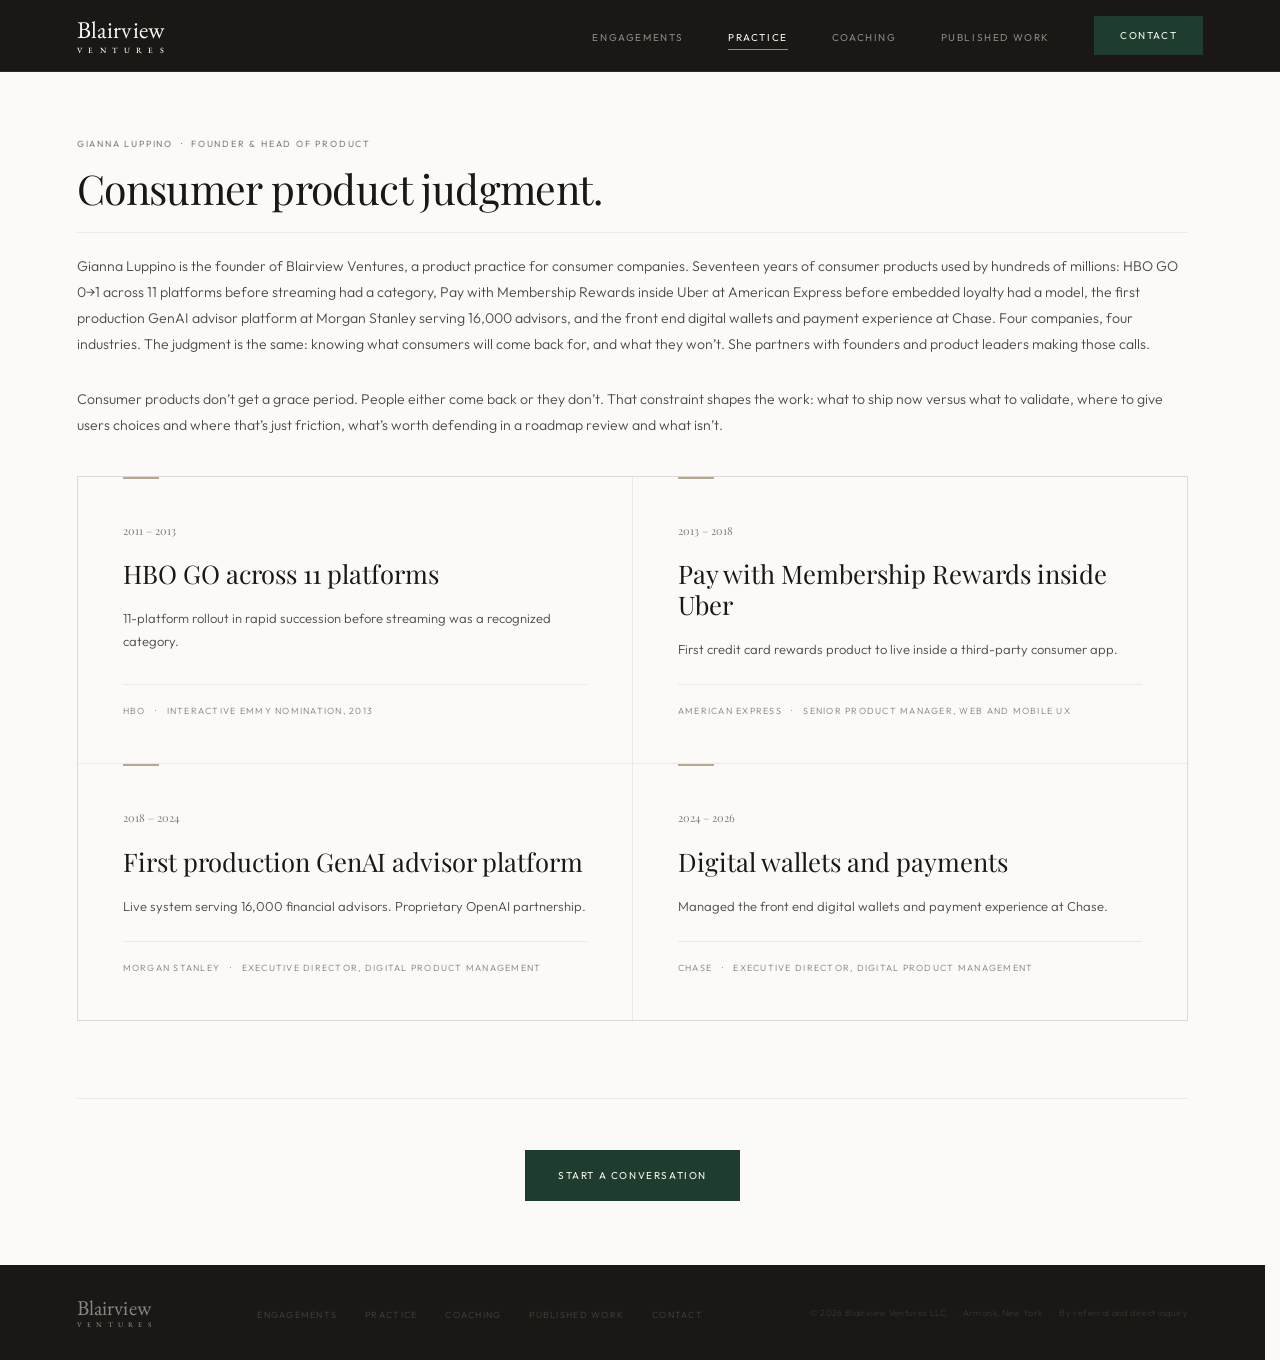
<file: practice/index.html>
<!doctype html>
<html lang="en">
<head>
<meta charset="utf-8">
<meta name="viewport" content="width=device-width, initial-scale=1, viewport-fit=cover">

<!-- Favicon — hosted PNG files so Google can crawl them for search results.
     favicon.png and apple-touch-icon.png must live at the repo root. -->
<link rel="icon" type="image/png" sizes="512x512" href="https://blairviewventures.com/favicon.png">
<link rel="icon" type="image/png" sizes="192x192" href="https://blairviewventures.com/favicon.png">
<link rel="apple-touch-icon" href="https://blairviewventures.com/apple-touch-icon.png">

<!-- ═══ PRIMARY SEO ═══
     Title includes: full "Chief Product Officer" disambiguation,
     VP of Product, Head of Product, Senior Product Advisory,
     and "Consumer-Facing" modifier for niche ownership.
     ═══════════════════ -->
<title>About Gianna Luppino | Founder &amp; Head of Product, Blairview Ventures | 17 Years Building Consumer Products at HBO, American Express, Morgan Stanley, and Chase</title>
<meta name="description" content="Gianna Luppino is the founder of Blairview Ventures. 17 years building consumer-facing digital products: HBO GO 11-platform rollout in rapid succession, Pay with Membership Rewards inside Uber at American Express, the first production GenAI advisor platform at Morgan Stanley serving 16,000 advisors, and digital wallets and payments at Chase as Executive Director.">

<!-- Open Graph -->
<meta property="og:title" content="About Gianna Luppino | Blairview Ventures">
<meta property="og:description" content="Senior Product Advisory, Fractional Chief Product Officer, and Fractional VP of Product for consumer-facing companies. Built at HBO, American Express, Morgan Stanley, and Chase. ">
<meta property="og:type" content="profile">
<meta property="og:url" content="https://blairviewventures.com/practice/">
<meta property="og:locale" content="en_US">

<!-- Twitter Card -->
<meta name="twitter:card" content="summary">
<meta name="twitter:title" content="About Gianna Luppino | Blairview Ventures">
<meta name="twitter:description" content="17 years building consumer-facing digital products at HBO, American Express, Morgan Stanley, and Chase.">

<!-- Canonical -->
<link rel="canonical" href="https://blairviewventures.com/practice/">

<!-- Theme -->
<meta name="theme-color" content="#1A1714">
<meta name="apple-mobile-web-app-capable" content="yes">
<meta name="apple-mobile-web-app-status-bar-style" content="black-translucent">

<!-- ═══════════════════════════════════════════════════════════
     JSON-LD STRUCTURED DATA
     @graph with 9 entities:
     - ProfessionalService (Blairview Ventures LLC)
     - Person (Gianna Luppino) with hasOccupation alternates
     - 3x Service (Advisory, CPO, VP) with alternateName arrays
     - WebSite + WebPage
     - FAQPage (People Also Ask questions from SERP research)
     ═══════════════════════════════════════════════════════════ -->
<script type="application/ld+json">
{
  "@context": "https://schema.org",
  "@graph": [
    {
      "@type": "Person",
      "@id": "https://blairviewventures.com/#founder",
      "name": "Gianna Luppino",
      "image": {
        "@type": "ImageObject",
        "url": "https://blairviewventures.com/Gianna_Luppino_Headshot.png",
        "width": 1024,
        "height": 1024
      },
      "jobTitle": "Founder, Head of Product, Fractional Chief Product Officer, and Senior Product Advisor",
      "description": "17 years building consumer-facing digital products at HBO, American Express, Morgan Stanley, and Chase. Fractional CPO, VP of Product, and Senior Product Advisor specializing in consumer product judgment, team management, prioritization, and product execution at scale.",
      "url": "https://blairviewventures.com/practice/",
      "worksFor": { "@id": "https://blairviewventures.com/#organization" },
      "address": {
        "@type": "PostalAddress",
        "addressLocality": "Armonk",
        "addressRegion": "NY",
        "addressCountry": "US"
      },
      "knowsAbout": [
        { "@type": "Thing", "name": "Product Management", "sameAs": "https://en.wikipedia.org/wiki/Product_management" },
        { "@type": "Thing", "name": "Streaming Media", "sameAs": "https://en.wikipedia.org/wiki/Streaming_media" },
        { "@type": "Thing", "name": "Digital Wallet", "sameAs": "https://en.wikipedia.org/wiki/Digital_wallet" },
        { "@type": "Thing", "name": "Generative Artificial Intelligence", "sameAs": "https://en.wikipedia.org/wiki/Generative_artificial_intelligence" },
        { "@type": "Thing", "name": "Loyalty Program", "sameAs": "https://en.wikipedia.org/wiki/Loyalty_program" },
        "Consumer Product Judgment",
        "Fractional Chief Product Officer",
        "Product Team Leadership and Management",
        "Product Prioritization and Roadmapping",
        "Consumer Product Launch at Scale"
      ],
      "sameAs": [
        "https://www.linkedin.com/in/gianna-luppino"
      ],
      "hasOccupation": [
        { "@type": "Occupation", "name": "Head of Product" },
        { "@type": "Occupation", "name": "Fractional Chief Product Officer" },
        { "@type": "Occupation", "name": "Fractional VP of Product" },
        { "@type": "Occupation", "name": "Senior Product Advisor" }
      ],
      "alumniOf": [
        { "@type": "Organization", "name": "HBO" },
        { "@type": "Organization", "name": "American Express" },
        { "@type": "Organization", "name": "Morgan Stanley" },
        { "@type": "Organization", "name": "JPMorgan Chase" }
      ]
    },
    {
      "@type": "ProfilePage",
      "@id": "https://blairviewventures.com/practice/#webpage",
      "url": "https://blairviewventures.com/practice/",
      "name": "About Gianna Luppino | Founder, Blairview Ventures",
      "isPartOf": { "@id": "https://blairviewventures.com/#website" },
      "about": { "@id": "https://blairviewventures.com/#founder" },
      "mainEntity": { "@id": "https://blairviewventures.com/#founder" }
    }
  ]
}
</script>

<!-- ═══ GA4 ANALYTICS — Activated April 27, 2026 ═══ -->
<script async src="https://www.googletagmanager.com/gtag/js?id=G-Q9TN40JF1M"></script>
<script>
  window.dataLayer = window.dataLayer || [];
  function gtag(){dataLayer.push(arguments);}
  gtag('js', new Date());
  gtag('config', 'G-Q9TN40JF1M');
</script>

<link rel="preconnect" href="https://fonts.googleapis.com">
<link rel="preconnect" href="https://fonts.gstatic.com" crossorigin>
<link rel="preload" as="style" href="https://fonts.googleapis.com/css2?family=EB+Garamond:wght@400;500&family=Playfair+Display:ital,wght@0,300;0,400;0,500;1,300;1,400&family=Outfit:wght@300;400;500&display=swap">
<link href="https://fonts.googleapis.com/css2?family=EB+Garamond:wght@400;500&family=Playfair+Display:ital,wght@0,300;0,400;0,500;1,300;1,400&family=Outfit:wght@300;400;500&display=swap" rel="stylesheet" media="print" onload="this.media='all'">
<noscript><link href="https://fonts.googleapis.com/css2?family=EB+Garamond:wght@400;500&family=Playfair+Display:ital,wght@0,300;0,400;0,500;1,300;1,400&family=Outfit:wght@300;400;500&display=swap" rel="stylesheet"></noscript>
</head>
<link rel="stylesheet" href="/styles.css">
<body>

<!-- ═══ NAV ═══ -->
<nav role="banner">
  <div class="nav-inner">
    <a href="/" class="nav-logo" aria-label="Blairview Ventures">
      <span class="wordmark-stack">
        <span class="wm-primary">Blairview</span>
        <span class="wm-secondary" aria-hidden="true"><span>V</span><span>E</span><span>N</span><span>T</span><span>U</span><span>R</span><span>E</span><span>S</span></span>
      </span>
    </a>
    <ul class="nav-links" role="list">
      <li><a href="/#engagements" title="Engagement types and fractional product leadership">Engagements</a></li>
      <li><a href="/practice/" class="nav-active" title="Gianna Luppino's 17-year product leadership background">Practice</a></li>
      <li><a href="/coaching/" title="Interview coaching for product leaders">Coaching</a></li>
      <li><a href="/published-work/" title="The Directness Penalty and The Real Offer">Published Work</a></li>
      <li><a href="/#contact" class="nav-cta" title="Start a 20-minute fit conversation">Contact</a></li>
    </ul>
    <button class="nav-hamburger" id="hamburger" aria-label="Menu" aria-expanded="false">
      <span></span><span></span>
    </button>
  </div>
</nav>

<div class="mobile-drawer" id="drawer" role="navigation" aria-label="Mobile menu">
  <a href="/#engagements" onclick="closeDrawer()">Engagements</a>
  <a href="/practice/" class="nav-active" onclick="closeDrawer()">Practice</a>
  <a href="/coaching/" onclick="closeDrawer()">Coaching</a>
  <a href="/published-work/" onclick="closeDrawer()">Published Work</a>
  <a href="/#contact" class="mob-cta" onclick="closeDrawer()">Contact</a>
</div>

<main>

<!-- ═══ PRACTICE ═══ -->
<section class="section" style="background:var(--cream)" id="practice">
  <div class="inner">
    <!-- Practice page v3.5 (2026-06-04) — anchored to homepage typography. Uses canonical
         classes (.label, .body-lg, .eng-grid, .eng-card, .eng-num, .eng-name, .eng-body,
         .eng-footer) so the page matches the rest of the site exactly.
         
         Patch 1 (2026-06-04): Hero band (eyebrow + H1) wrapped in a bottom-bordered div
         matching the Engagements section header pattern on index.html.
         
         Patch 2 (2026-06-04): Body-lg paragraphs (bio + operating principle) max-width:64ch
         removed; both paragraphs now span the full .inner container width to match the
         credentials grid below. Overrides the June 3 narrow-vs-wide visual contrast in
         favor of bio-to-grid width cohesion. Coaching page still uses 64ch on its body-lg
         intro — tab-to-tab parity with coaching is intentionally not preserved here.
         
         Patch 3 (2026-06-04): Vertical rhythm tightened first pass. Operating principle
         paragraph margin-top reduced from clamp(36px,4vw,56px) to clamp(24px,3vw,36px) and
         margin-bottom reduced from clamp(48px,6vw,72px) to clamp(36px,4vw,56px).
         
         Patch 5 (2026-06-04): Vertical rhythm tightened second pass after operator review.
         Hero wrapper padding-bottom and margin-bottom reduced from clamp(24px,3vw,36px)
         to clamp(14px,1.8vw,20px). Operating principle margin-top reduced from clamp(24px,
         3vw,36px) to clamp(18px,2.2vw,28px); margin-bottom reduced from clamp(36px,4vw,
         56px) to clamp(28px,3vw,40px). Practice hero wrapper no longer matches the index.html
         Engagements section wrapper dimensions; this is intentional and documented.
         
         Patch 7 (2026-06-04): Removed the .practice-close-statement italic close band
         ("Four companies. One judgment call, repeated. Ship what matters. Cut what
         doesn't.") per operator decision. The CTA button is retained inside .practice-close;
         the centered border-top rule and padding now frame the CTA alone. -->

    <div style="padding-bottom:clamp(14px,1.8vw,20px);margin-bottom:clamp(14px,1.8vw,20px);border-bottom:1px solid var(--rule);">
      <p class="label reveal reveal-d1" style="margin-bottom:14px">Gianna Luppino &nbsp;&middot;&nbsp; Founder &amp; Head of Product</p>
      <h1 class="display-md reveal reveal-d1" style="margin-bottom:0">Consumer product judgment.</h1>
    </div>
    <p class="body-lg reveal reveal-d2" style="margin-top:0;margin-bottom:0">
      Gianna Luppino is the founder of Blairview Ventures, a product practice for consumer companies. Seventeen years of consumer products used by hundreds of millions: HBO GO 0&rarr;1 across 11 platforms before streaming had a category, Pay with Membership Rewards inside Uber at American Express before embedded loyalty had a model, the first production GenAI advisor platform at Morgan Stanley serving 16,000 advisors, and the front end digital wallets and payment experience at Chase. Four companies, four industries. The judgment is the same: knowing what consumers will come back for, and what they won&rsquo;t. She partners with founders and product leaders making those calls.
    </p>

    <p class="body-lg reveal reveal-d2" style="margin-top:clamp(18px,2.2vw,28px);margin-bottom:clamp(28px,3vw,40px)">
      Consumer products don&rsquo;t get a grace period. People either come back or they don&rsquo;t. That constraint shapes the work: what to ship now versus what to validate, where to give users choices and where that&rsquo;s just friction, what&rsquo;s worth defending in a roadmap review and what isn&rsquo;t.
    </p>

    <div class="eng-grid reveal" style="grid-template-columns: repeat(2, 1fr);">

      <div class="eng-card">
        <div class="eng-num">2011 &ndash; 2013</div>
        <div class="eng-name">HBO GO across 11 platforms</div>
        <div class="eng-body">11-platform rollout in rapid succession before streaming was a recognized category.</div>
        <div class="eng-footer">HBO &ensp;&middot;&ensp; Interactive Emmy nomination, 2013</div>
      </div>

      <div class="eng-card">
        <div class="eng-num">2013 &ndash; 2018</div>
        <div class="eng-name">Pay with Membership Rewards inside Uber</div>
        <div class="eng-body">First credit card rewards product to live inside a third-party consumer app.</div>
        <div class="eng-footer">American Express &ensp;&middot;&ensp; Senior Product Manager, Web and Mobile UX</div>
      </div>

      <div class="eng-card">
        <div class="eng-num">2018 &ndash; 2024</div>
        <div class="eng-name">First production GenAI advisor platform</div>
        <div class="eng-body">Live system serving 16,000 financial advisors. Proprietary OpenAI partnership.</div>
        <div class="eng-footer">Morgan Stanley &ensp;&middot;&ensp; Executive Director, Digital Product Management</div>
      </div>

      <div class="eng-card">
        <div class="eng-num">2024 &ndash; 2026</div>
        <div class="eng-name">Digital wallets and payments</div>
        <div class="eng-body">Managed the front end digital wallets and payment experience at Chase.</div>
        <div class="eng-footer">Chase &ensp;&middot;&ensp; Executive Director, Digital Product Management</div>
      </div>

    </div>
    <div class="practice-close">
      <a href="/#contact" class="btn btn-sage">Start a Conversation</a>
    </div>
  </div>
</section>

</main>

<!-- ═══ FOOTER ═══ -->
<footer class="footer-wrap" role="contentinfo">
  <div class="footer-inner">
    <span class="footer-brand" aria-label="Blairview Ventures">
      <span class="wordmark-stack wordmark-stack--footer">
        <span class="wm-primary">Blairview</span>
        <span class="wm-secondary" aria-hidden="true"><span>V</span><span>E</span><span>N</span><span>T</span><span>U</span><span>R</span><span>E</span><span>S</span></span>
      </span>
    </span>
    <ul class="footer-nav" role="list">
      <li><a href="/#engagements">Engagements</a></li>
      <li><a href="/practice/">Practice</a></li>
      <li><a href="/coaching/">Coaching</a></li>
      <li><a href="/published-work/">Published Work</a></li>
      <li><a href="/#contact">Contact</a></li>
    </ul>
    <address class="footer-legal h-card" itemscope itemtype="https://schema.org/Organization" style="font-style:normal;">
      <span>&copy; 2026 <span class="p-name org" itemprop="name">Blairview Ventures LLC</span></span>
      &ensp;&middot;&ensp;
      <span class="p-adr" itemprop="address" itemscope itemtype="https://schema.org/PostalAddress">
        <span class="p-locality" itemprop="addressLocality">Armonk</span>,
        <span class="p-region" itemprop="addressRegion">New York</span>
        <span class="p-country-name" itemprop="addressCountry" hidden>United States</span>
      </span>
      &ensp;&middot;&ensp;
      <span>By referral and direct inquiry</span>
    </address>
  </div>
</footer>

<script src="/scripts.js"></script>

</body>
</html>
</file>
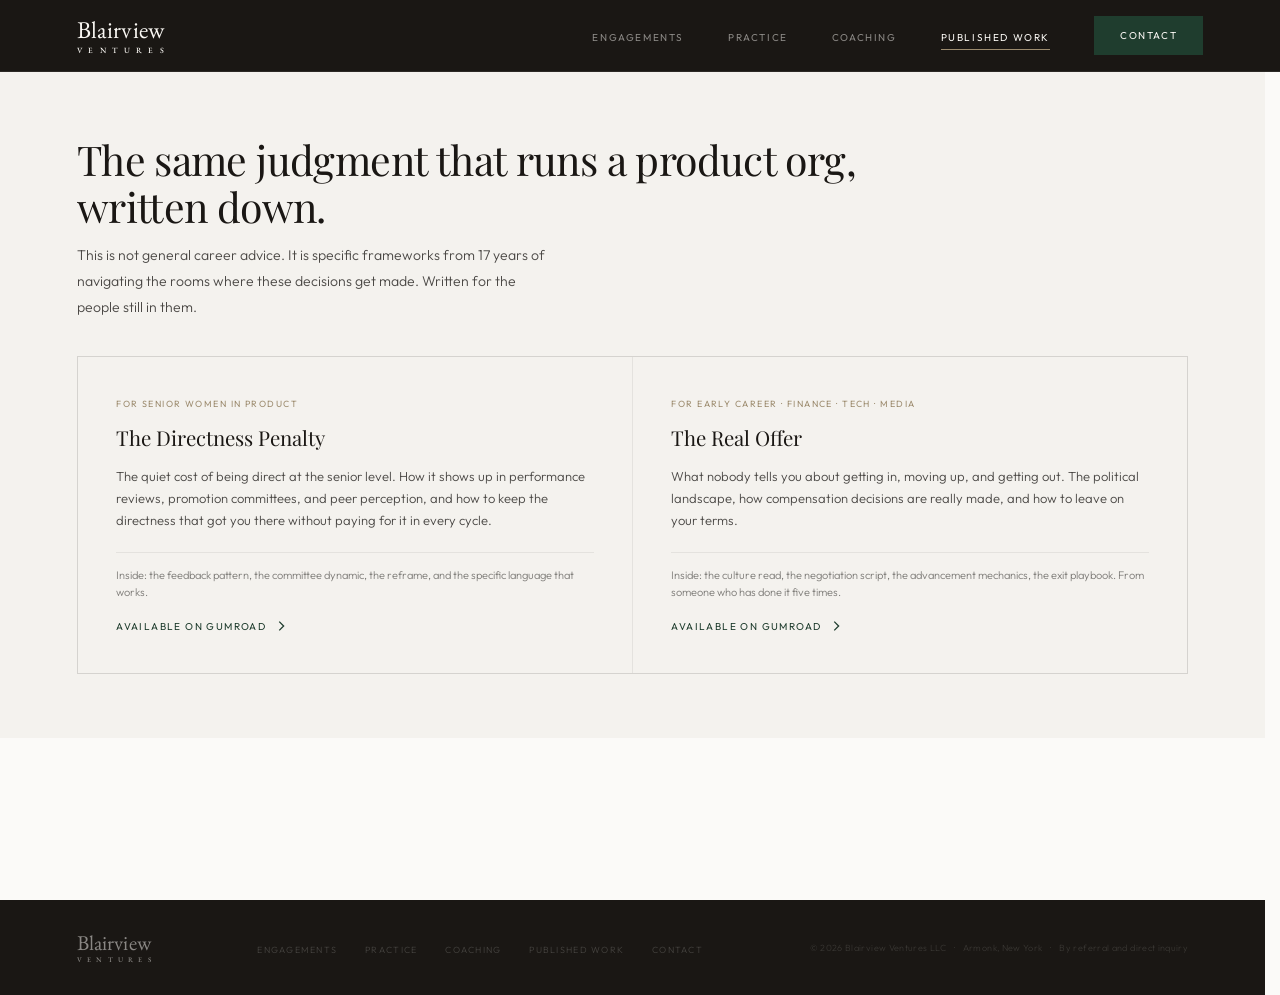
<file: published-work/index.html>
<!doctype html>
<html lang="en">
<head>
<meta charset="utf-8">
<meta name="viewport" content="width=device-width, initial-scale=1, viewport-fit=cover">

<!-- Favicon — hosted PNG files so Google can crawl them for search results.
     favicon.png and apple-touch-icon.png must live at the repo root. -->
<link rel="icon" type="image/png" sizes="512x512" href="https://blairviewventures.com/favicon.png">
<link rel="icon" type="image/png" sizes="192x192" href="https://blairviewventures.com/favicon.png">
<link rel="apple-touch-icon" href="https://blairviewventures.com/apple-touch-icon.png">

<!-- ═══ PRIMARY SEO ═══
     Title includes: full "Chief Product Officer" disambiguation,
     VP of Product, Head of Product, Senior Product Advisory,
     and "Consumer-Facing" modifier for niche ownership.
     ═══════════════════ -->
<title>Writing | The Directness Penalty &amp; The Real Offer | Frameworks by Gianna Luppino, Blairview Ventures</title>
<meta name="description" content="Published frameworks from 17 years inside the rooms where senior product decisions get made. The Directness Penalty: the quiet cost of being direct at the senior level. The Real Offer: what nobody tells you about getting in, moving up, and getting out.">

<!-- Open Graph -->
<meta property="og:title" content="Writing by Gianna Luppino | Blairview Ventures">
<meta property="og:description" content="Senior Product Advisory, Fractional Chief Product Officer, and Fractional VP of Product for consumer-facing companies. Built at HBO, American Express, Morgan Stanley, and Chase. ">
<meta property="og:type" content="website">
<meta property="og:url" content="https://blairviewventures.com/published-work/">
<meta property="og:locale" content="en_US">

<!-- Twitter Card -->
<meta name="twitter:card" content="summary">
<meta name="twitter:title" content="Writing by Gianna Luppino | Blairview Ventures">
<meta name="twitter:description" content="The Directness Penalty and The Real Offer. Frameworks from 17 years in senior product leadership.">

<!-- Canonical -->
<link rel="canonical" href="https://blairviewventures.com/published-work/">

<!-- Theme -->
<meta name="theme-color" content="#1A1714">
<meta name="apple-mobile-web-app-capable" content="yes">
<meta name="apple-mobile-web-app-status-bar-style" content="black-translucent">

<!-- ═══════════════════════════════════════════════════════════
     JSON-LD STRUCTURED DATA
     @graph with 9 entities:
     - ProfessionalService (Blairview Ventures LLC)
     - Person (Gianna Luppino) with hasOccupation alternates
     - 3x Service (Advisory, CPO, VP) with alternateName arrays
     - WebSite + WebPage
     - FAQPage (People Also Ask questions from SERP research)
     ═══════════════════════════════════════════════════════════ -->
<script type="application/ld+json">
{
  "@context": "https://schema.org",
  "@graph": [
    {
      "@type": "Book",
      "@id": "https://blairviewventures.com/#book-directness-penalty",
      "name": "The Directness Penalty",
      "author": { "@id": "https://blairviewventures.com/#founder" },
      "publisher": { "@id": "https://blairviewventures.com/#organization" },
      "inLanguage": "en-US",
      "bookFormat": "https://schema.org/EBook",
      "datePublished": "2026",
      "description": "The quiet cost of being direct at the senior level. How it shows up in performance reviews, promotion committees, and peer perception, and how to keep the directness that got you there without paying for it in every cycle.",
      "audience": { "@type": "Audience", "audienceType": "Senior women in product, engineering, finance, and leadership roles" },
      "offers": {
        "@type": "Offer",
        "price": "197.00",
        "priceCurrency": "USD",
        "availability": "https://schema.org/InStock",
        "url": "https://blairviewventures.gumroad.com/l/directness-penalty",
        "seller": { "@id": "https://blairviewventures.com/#organization" }
      },
      "url": "https://blairviewventures.gumroad.com/l/directness-penalty"
    },
    {
      "@type": "Book",
      "@id": "https://blairviewventures.com/#book-real-offer",
      "name": "The Real Offer",
      "author": { "@id": "https://blairviewventures.com/#founder" },
      "publisher": { "@id": "https://blairviewventures.com/#organization" },
      "inLanguage": "en-US",
      "bookFormat": "https://schema.org/EBook",
      "datePublished": "2026",
      "description": "What nobody tells you about getting in, moving up, and getting out. The political landscape, how compensation decisions are really made, and how to leave on your terms.",
      "audience": { "@type": "Audience", "audienceType": "Early career professionals in finance, technology, and media" },
      "offers": {
        "@type": "Offer",
        "price": "127.00",
        "priceCurrency": "USD",
        "availability": "https://schema.org/InStock",
        "url": "https://blairviewventures.gumroad.com/l/real-offer",
        "seller": { "@id": "https://blairviewventures.com/#organization" }
      },
      "url": "https://blairviewventures.gumroad.com/l/real-offer"
    },
    {
      "@type": "CollectionPage",
      "@id": "https://blairviewventures.com/published-work/#webpage",
      "url": "https://blairviewventures.com/published-work/",
      "name": "Writing by Gianna Luppino | Blairview Ventures",
      "isPartOf": { "@id": "https://blairviewventures.com/#website" },
      "about": { "@id": "https://blairviewventures.com/#founder" },
      "hasPart": [
        { "@id": "https://blairviewventures.com/#book-directness-penalty" },
        { "@id": "https://blairviewventures.com/#book-real-offer" }
      ]
    }
  ]
}
</script>

<!-- ═══ GA4 ANALYTICS — Activated April 27, 2026 ═══ -->
<script async src="https://www.googletagmanager.com/gtag/js?id=G-Q9TN40JF1M"></script>
<script>
  window.dataLayer = window.dataLayer || [];
  function gtag(){dataLayer.push(arguments);}
  gtag('js', new Date());
  gtag('config', 'G-Q9TN40JF1M');
</script>

<link rel="preconnect" href="https://fonts.googleapis.com">
<link rel="preconnect" href="https://fonts.gstatic.com" crossorigin>
<link rel="preload" as="style" href="https://fonts.googleapis.com/css2?family=EB+Garamond:wght@400;500&family=Playfair+Display:ital,wght@0,300;0,400;0,500;1,300;1,400&family=Outfit:wght@300;400;500&display=swap">
<link href="https://fonts.googleapis.com/css2?family=EB+Garamond:wght@400;500&family=Playfair+Display:ital,wght@0,300;0,400;0,500;1,300;1,400&family=Outfit:wght@300;400;500&display=swap" rel="stylesheet" media="print" onload="this.media='all'">
<noscript><link href="https://fonts.googleapis.com/css2?family=EB+Garamond:wght@400;500&family=Playfair+Display:ital,wght@0,300;0,400;0,500;1,300;1,400&family=Outfit:wght@300;400;500&display=swap" rel="stylesheet"></noscript>
</head>
<link rel="stylesheet" href="/styles.css">
<body>

<!-- ═══ NAV ═══ -->
<nav role="banner">
  <div class="nav-inner">
    <a href="/" class="nav-logo" aria-label="Blairview Ventures">
      <span class="wordmark-stack">
        <span class="wm-primary">Blairview</span>
        <span class="wm-secondary" aria-hidden="true"><span>V</span><span>E</span><span>N</span><span>T</span><span>U</span><span>R</span><span>E</span><span>S</span></span>
      </span>
    </a>
    <ul class="nav-links" role="list">
      <li><a href="/#engagements" title="Engagement types and fractional product leadership">Engagements</a></li>
      <li><a href="/practice/" title="Gianna Luppino's 17-year product leadership background">Practice</a></li>
      <li><a href="/coaching/" title="Interview coaching for product leaders">Coaching</a></li>
      <li><a href="/published-work/" class="nav-active" title="The Directness Penalty and The Real Offer">Published Work</a></li>
      <li><a href="/#contact" class="nav-cta" title="Start a 20-minute fit conversation">Contact</a></li>
    </ul>
    <button class="nav-hamburger" id="hamburger" aria-label="Menu" aria-expanded="false">
      <span></span><span></span>
    </button>
  </div>
</nav>

<div class="mobile-drawer" id="drawer" role="navigation" aria-label="Mobile menu">
  <a href="/#engagements" onclick="closeDrawer()">Engagements</a>
  <a href="/practice/" onclick="closeDrawer()">Practice</a>
  <a href="/coaching/" onclick="closeDrawer()">Coaching</a>
  <a href="/published-work/" class="nav-active" onclick="closeDrawer()">Published Work</a>
  <a href="/#contact" class="mob-cta" onclick="closeDrawer()">Contact</a>
</div>

<main>

<!-- ═══ RESOURCES ═══ -->
<section class="section" style="background:var(--cream-2)" id="resources">
  <div class="inner">
    <h1 class="display-md reveal reveal-d1" style="margin-bottom:12px;max-width:36ch;">The same judgment that runs a product org, written down.</h1>
    <p class="body-lg reveal reveal-d2" style="margin-bottom:clamp(24px,3vw,36px);max-width:52ch;">This is not general career advice. It is specific frameworks from 17 years of navigating the rooms where these decisions get made. Written for the people still in them.</p>
    <div class="resource-grid-wrap reveal reveal-d3" style="display:grid;grid-template-columns:repeat(2,1fr);gap:1px;background:var(--rule);border:1px solid var(--rule);">
      <div class="resource-card">
        <div class="resource-tag">For Senior Women in Product</div>
        <div class="resource-title">The Directness Penalty</div>
        <div class="resource-body">The quiet cost of being direct at the senior level. How it shows up in performance reviews, promotion committees, and peer perception, and how to keep the directness that got you there without paying for it in every cycle.</div>
        <div class="resource-preview">Inside: the feedback pattern, the committee dynamic, the reframe, and the specific language that works.</div>
        <a href="https://blairviewventures.gumroad.com/l/directness-penalty" target="_blank" rel="noopener" class="resource-link">
          Available on Gumroad
          <svg width="14" height="14" viewBox="0 0 16 16" fill="none" stroke="currentColor" stroke-width="1.5"><path d="M6 3l5 5-5 5"/></svg>
        </a>
      </div>
      <div class="resource-card">
        <div class="resource-tag">For Early Career &middot; Finance &middot; Tech &middot; Media</div>
        <div class="resource-title">The Real Offer</div>
        <div class="resource-body">What nobody tells you about getting in, moving up, and getting out. The political landscape, how compensation decisions are really made, and how to leave on your terms.</div>
        <div class="resource-preview">Inside: the culture read, the negotiation script, the advancement mechanics, the exit playbook. From someone who has done it five times.</div>
        <a href="https://blairviewventures.gumroad.com/l/real-offer" target="_blank" rel="noopener" class="resource-link">
          Available on Gumroad
          <svg width="14" height="14" viewBox="0 0 16 16" fill="none" stroke="currentColor" stroke-width="1.5"><path d="M6 3l5 5-5 5"/></svg>
        </a>
      </div>
    </div>
  </div>
</section>

</main>

<!-- ═══ FOOTER ═══ -->
<footer class="footer-wrap" role="contentinfo">
  <div class="footer-inner">
    <span class="footer-brand" aria-label="Blairview Ventures">
      <span class="wordmark-stack wordmark-stack--footer">
        <span class="wm-primary">Blairview</span>
        <span class="wm-secondary" aria-hidden="true"><span>V</span><span>E</span><span>N</span><span>T</span><span>U</span><span>R</span><span>E</span><span>S</span></span>
      </span>
    </span>
    <ul class="footer-nav" role="list">
      <li><a href="/#engagements">Engagements</a></li>
      <li><a href="/practice/">Practice</a></li>
      <li><a href="/coaching/">Coaching</a></li>
      <li><a href="/published-work/">Published Work</a></li>
      <li><a href="/#contact">Contact</a></li>
    </ul>
    <address class="footer-legal h-card" itemscope itemtype="https://schema.org/Organization" style="font-style:normal;">
      <span>&copy; 2026 <span class="p-name org" itemprop="name">Blairview Ventures LLC</span></span>
      &ensp;&middot;&ensp;
      <span class="p-adr" itemprop="address" itemscope itemtype="https://schema.org/PostalAddress">
        <span class="p-locality" itemprop="addressLocality">Armonk</span>,
        <span class="p-region" itemprop="addressRegion">New York</span>
        <span class="p-country-name" itemprop="addressCountry" hidden>United States</span>
      </span>
      &ensp;&middot;&ensp;
      <span>By referral and direct inquiry</span>
    </address>
  </div>
</footer>

<script src="/scripts.js"></script>

</body>
</html>
</file>
<file: styles.css>
/* ── RESET ── */
*,*::before,*::after{box-sizing:border-box}
html{font-size:100%;-webkit-text-size-adjust:100%;scroll-behavior:smooth}
body{margin:0;-webkit-font-smoothing:antialiased;-moz-osx-font-smoothing:grayscale}
h1,h2,h3,h4,h5,h6,p,blockquote,pre,dl,dd,ol,ul,figure,hr,fieldset,legend{margin:0;padding:0}
ol,ul{list-style:none}
a{background-color:transparent;color:inherit;text-decoration:none}
img{border-style:none;display:block;max-width:100%}
button,input,optgroup,select,textarea{font-family:inherit;font-size:100%;line-height:1.15;margin:0}
button,[type="button"],[type="submit"]{-webkit-appearance:button;cursor:pointer}
button::-moz-focus-inner,[type="button"]::-moz-focus-inner{border-style:none;padding:0}
textarea{overflow:auto;resize:vertical}
[hidden]{display:none}
:focus-visible{outline:2px solid #1F3D2E;outline-offset:2px}

/* ── TOKENS ── */
:root {
  --cream:        #FBFAF8;
  --cream-2:      #F4F2EE;
  --warm-white:   #FFFFFE;
  --ink:          #1A1714;
  --ink-soft:     #2C2924;
  --sage:         #1F3D2E;
  --sage-light:   #2E5742;
  --gold:         #9C8B6E;
  --gold-light:   #B8A88E;
  --text-primary: rgba(26,23,20,0.90);
  --text-body:    rgba(26,23,20,0.78);
  --text-caption: rgba(26,23,20,0.55);
  --text-ghost:   rgba(26,23,20,0.08);
  --on-dark:      #FAF8F4;
  --on-dark-soft: rgba(250,248,244,0.50);
  --on-dark-rule: rgba(250,248,244,0.08);
  --rule:         rgba(26,23,20,0.07);
  --ff-display:   'Playfair Display', Georgia, 'Times New Roman', serif;
  --ff-body:      'Outfit', system-ui, -apple-system, sans-serif;
  --max:          1280px;
  --pad-x:        clamp(28px, 6vw, 100px);
  --pad-section:  clamp(40px, 5vw, 72px);
  --nav-h:        72px;
}

/* ── TYPOGRAPHY ── */
body {
  font-family: var(--ff-body);
  background: var(--cream);
  color: var(--text-primary);
  font-size: 15px;
  line-height: 1.7;
  font-weight: 300;
}
.label {
  font-family: var(--ff-body);
  font-size: 9px;
  letter-spacing: 0.20em;
  text-transform: uppercase;
  font-weight: 400;
  color: var(--text-caption);
}
.display-md {
  font-family: var(--ff-display);
  font-size: clamp(28px, 3.2vw, 48px);
  font-weight: 300;
  line-height: 1.15;
  letter-spacing: -0.015em;
  color: var(--ink);
}
.display-sm {
  font-family: var(--ff-display);
  font-size: clamp(19px, 2vw, 28px);
  font-weight: 400;
  line-height: 1.28;
  letter-spacing: -0.012em;
}
.body-lg {
  font-size: clamp(14px, 1.1vw, 16px);
  line-height: 1.85;
  font-weight: 300;
  color: var(--text-body);
}

/* ── LAYOUT ── */
.section    { padding: var(--pad-section) var(--pad-x); }
.inner      { max-width: var(--max); margin: 0 auto; }

/* When two same-background sections sit adjacent, collapse the dead zone
   between them by ~50% on the second section's top. Targets the exact
   inline-style values used in the markup. */
.section[style*="--cream)"] + .section[style*="--cream)"],
.section[style*="--cream-2)"] + .section[style*="--cream-2)"] {
  padding-top: calc(var(--pad-section) * 0.5);
}

/* ── NAV ── */
nav {
  position: fixed; top: 0; left: 0; right: 0; z-index: 100;
  height: var(--nav-h);
  background: var(--ink);
  border-bottom: 1px solid var(--on-dark-rule);
  transition: box-shadow 0.3s;
  padding: 0 var(--pad-x);
}
nav.is-scrolled { box-shadow: 0 2px 20px rgba(0,0,0,0.15); }
.nav-inner {
  max-width: var(--max); margin: 0 auto; height: 100%;
  display: flex; align-items: center; justify-content: space-between;
}
.nav-logo {
  display: inline-flex;
  align-items: center;
  line-height: 1;
  color: var(--on-dark);
}
.wordmark-stack {
  display: inline-flex;
  flex-direction: column;
  align-items: stretch;
  line-height: 1;
}
.wm-primary {
  font-family: 'EB Garamond', Garamond, Georgia, serif;
  font-weight: 400;
  font-size: 24px;
  letter-spacing: 0.005em;
  line-height: 1;
}
.wm-secondary {
  font-family: 'EB Garamond', Garamond, Georgia, serif;
  font-weight: 500;
  font-size: 8px;
  text-transform: uppercase;
  line-height: 1;
  margin-top: 4px;
  /* Justified to match width of "Blairview" above via flex space-between
     across letter spans. Eliminates the near-match optical problem of
     fixed letter-spacing. Scale-invariant — works at every nav, footer,
     and hero scale without re-tuning. April 22, 2026. */
  display: flex;
  justify-content: space-between;
  width: 100%;
}
.wm-secondary > span {
  display: inline-block;
}
.nav-links { display: flex; gap: 44px; align-items: center; }
.nav-links a {
  font-family: var(--ff-body);
  font-size: 10px; letter-spacing: 0.16em; text-transform: uppercase;
  color: var(--on-dark-soft); font-weight: 400; transition: color 0.3s;
}
.nav-links a:hover { color: var(--on-dark); }
.nav-cta {
  display: inline-flex; align-items: center;
  background: var(--sage); color: var(--on-dark) !important;
  padding: 11px 26px;
  font-size: 10px; letter-spacing: 0.14em; text-transform: uppercase; font-weight: 400;
  transition: background 0.3s;
}
.nav-cta:hover { background: var(--sage-light); }
.nav-hamburger {
  display: none; flex-direction: column; justify-content: center;
  gap: 6px; width: 44px; height: 44px; background: none; border: none;
  padding: 11px; align-items: center;
}
.nav-hamburger span {
  display: block; width: 22px; height: 1px;
  background: var(--on-dark-soft);
  transition: transform 0.25s; transform-origin: center;
}
.nav-hamburger.is-open span:nth-child(1) { transform: translateY(3.5px) rotate(45deg); }
.nav-hamburger.is-open span:nth-child(2) { transform: translateY(-3.5px) rotate(-45deg); }

/* ── MOBILE DRAWER ── */
.mobile-drawer {
  position: fixed; top: var(--nav-h); left: 0; right: 0; bottom: 0; z-index: 99;
  background: var(--ink); padding: 40px var(--pad-x);
  display: flex; flex-direction: column; gap: 0;
  transform: translateX(100%); transition: transform 0.28s ease;
}
.mobile-drawer.is-open { transform: translateX(0); }
.mobile-drawer a {
  font-size: 10px; letter-spacing: 0.18em; text-transform: uppercase;
  color: var(--on-dark-soft); font-weight: 400;
  padding: 22px 0; border-bottom: 1px solid var(--on-dark-rule); transition: color 0.2s;
}
.mobile-drawer a:hover { color: var(--on-dark); }
.mobile-drawer .mob-cta {
  margin-top: 32px; background: var(--sage); color: var(--on-dark) !important;
  text-align: center; padding: 18px; border: none;
}

/* ── HERO ── */
.hero {
  min-height: auto;
  padding-top: var(--nav-h);
  padding-left: var(--pad-x);
  padding-right: var(--pad-x);
  background: var(--cream);
  display: flex; align-items: center;
  position: relative; overflow: hidden;
}
.hero .inner {
  position: relative; z-index: 1;
  padding: clamp(36px, 5vh, 64px) 0;
  width: 100%;
  max-width: var(--max);
  margin: 0 auto;
}
.hero-eyebrow {
  font-family: var(--ff-body); font-size: 10px;
  letter-spacing: 0.20em; text-transform: uppercase;
  color: var(--gold); font-weight: 400;
  margin-bottom: clamp(20px, 3vh, 36px);
  opacity: 0; animation: fadeUp 0.8s ease 0.2s forwards;
}
.hero-headline {
  font-family: var(--ff-display);
  font-size: clamp(52px, 7vw, 104px);
  font-weight: 300; line-height: 1.04;
  letter-spacing: -0.025em; color: var(--ink);
  max-width: 16ch;
  opacity: 0; animation: fadeUp 1s ease 0.4s forwards;
}
.hero-headline em {
  font-style: italic; font-weight: 300;
  display: block; margin-top: 0.3em;
  font-size: 0.38em; letter-spacing: 0;
  color: var(--text-body); line-height: 1.6;
}
.hero-rule {
  width: 48px; height: 1px; background: var(--gold-light);
  margin: clamp(20px, 3vh, 36px) 0;
  opacity: 0; animation: fadeUp 0.8s ease 0.7s forwards;
}
.hero-signature {
  font-family: var(--ff-display);
  font-style: italic;
  font-weight: 400;
  font-size: clamp(20px, 2.2vw, 30px);
  line-height: 1.35;
  letter-spacing: -0.005em;
  color: var(--sage);
  max-width: 36ch;
  margin-bottom: clamp(24px, 3.2vh, 40px);
  opacity: 0;
  animation: fadeUp 0.9s ease 0.75s forwards;
}

/* ── CREDENTIAL STRIP ── */
.credential-strip {
  display: grid; grid-template-columns: repeat(4, 1fr);
  gap: 0; border-top: 1px solid var(--rule);
  opacity: 0; animation: fadeUp 0.8s ease 0.9s forwards;
}
.cred-item {
  padding: clamp(24px, 3vw, 36px) 0;
  padding-right: clamp(20px, 2.5vw, 40px);
  border-bottom: 1px solid var(--rule);
  position: relative;
}
.cred-item:not(:last-child)::after {
  content: ''; position: absolute; right: 0;
  top: 24px; bottom: 24px; width: 1px;
  background: var(--rule);
}
.cred-item:not(:first-child) { padding-left: clamp(20px, 2.5vw, 40px); }
.cred-era {
  font-family: var(--ff-body); font-size: 9px;
  letter-spacing: 0.18em; text-transform: uppercase;
  color: var(--text-caption); font-weight: 400; margin-bottom: 10px;
}
.cred-title {
  font-family: var(--ff-display);
  font-size: clamp(15px, 1.3vw, 19px);
  font-weight: 400; color: var(--ink);
  line-height: 1.35; margin-bottom: 8px;
}
.cred-desc {
  font-family: var(--ff-body); font-size: 12px;
  color: var(--text-body); line-height: 1.65; font-weight: 300;
}

/* ── HERO ACTIONS ── */
.hero-actions {
  display: flex; gap: 14px;
  margin-top: clamp(20px, 3vh, 32px);
  opacity: 0; animation: fadeUp 0.8s ease 1.1s forwards;
}

/* ── BUTTONS ── */
.btn {
  display: inline-flex; align-items: center; justify-content: center;
  font-family: var(--ff-body);
  font-size: 10px; letter-spacing: 0.16em; text-transform: uppercase; font-weight: 400;
  padding: 16px 32px; transition: all 0.3s ease;
  border: 1px solid transparent; white-space: nowrap;
}
.btn-sage { background: var(--sage); color: var(--on-dark); border-color: var(--sage); }
.btn-sage:hover { background: var(--sage-light); border-color: var(--sage-light); }
.btn-outline { background: transparent; color: var(--ink); border-color: var(--rule); }
.btn-outline:hover { border-color: var(--ink); }
.btn-ink { background: var(--ink); color: var(--on-dark); border-color: var(--ink); }
.btn-ink:hover { background: var(--ink-soft); border-color: var(--ink-soft); }

/* ── ENGAGEMENTS ── */
.eng-grid {
  display: grid; grid-template-columns: repeat(3, 1fr);
  gap: 1px; background: var(--rule); border: 1px solid var(--rule);
}
.eng-card {
  background: var(--cream);
  padding: clamp(32px, 3.5vw, 52px);
  display: flex; flex-direction: column;
  transition: background 0.3s;
  position: relative;
}
.eng-card::before {
  content: '';
  position: absolute;
  top: 0; left: clamp(32px, 3.5vw, 52px);
  width: 36px; height: 2px;
  background: var(--gold-light);
}
.eng-card:hover { background: var(--warm-white); }
.eng-num {
  font-family: var(--ff-display); font-size: 11px;
  color: var(--text-caption); margin-bottom: 18px;
}
.eng-name {
  font-family: var(--ff-display);
  font-size: clamp(20px, 2vw, 28px);
  font-weight: 400; color: var(--ink);
  line-height: 1.2; margin-bottom: 18px;
}
.eng-body {
  font-family: var(--ff-body); font-size: 13px;
  color: var(--text-body); line-height: 1.72; font-weight: 300;
  flex: 1; margin-bottom: 24px;
}
.eng-footer {
  font-family: var(--ff-body); font-size: 9px;
  letter-spacing: 0.14em; text-transform: uppercase;
  color: var(--text-caption);
  padding-top: 18px; border-top: 1px solid var(--rule);
  margin-top: auto;
}
.eng-cta {
  display: inline-block;
  font-family: var(--ff-body); font-size: 11px;
  letter-spacing: 0.10em; text-transform: uppercase;
  color: var(--sage); font-weight: 500;
  text-decoration: none;
  margin-top: 16px; padding-top: 14px;
  transition: color 0.2s;
}
.eng-cta:hover { color: var(--sage-light); }

/* ── PRACTICE CLOSE BAND ── */
.practice-close {
  text-align: center;
  margin-top: clamp(48px, 6vw, 80px);
  padding-top: clamp(36px, 4vw, 56px);
  border-top: 1px solid var(--rule);
}
.practice-close-statement {
  font-family: var(--ff-display);
  font-style: italic;
  font-weight: 400;
  color: var(--sage);
  font-size: clamp(16px, 2.2vw, 22px);
  line-height: 1.4;
  letter-spacing: 0.005em;
  margin: 0 0 clamp(24px, 3vw, 36px);
}
.practice-close-statement span { display: block; }

/* ── DIAGNOSTIC / PULLQUOTE ── */
.diagnostic-grid {
  display: grid; grid-template-columns: 55fr 45fr;
  gap: clamp(48px, 6vw, 104px); align-items: center;
}
.trigger-list { margin-top: 32px; }
.trigger-item {
  display: grid; grid-template-columns: 28px 1fr; gap: 20px; align-items: start;
  padding: 14px 0; border-bottom: 1px solid var(--rule);
}
.trigger-item:first-child { border-top: 1px solid var(--rule); }
.trigger-num { font-family: var(--ff-display); font-size: 11px; color: var(--text-caption); padding-top: 1px; }
.trigger-text { font-size: 13px; color: var(--text-body); line-height: 1.65; font-weight: 300; }
.pullquote { background: var(--ink); padding: clamp(32px,3.5vw,52px); position: relative; }
.pullquote-mark { font-family: var(--ff-display); font-size: 72px; line-height: 0.8; color: rgba(250,248,244,0.06); margin-bottom: 8px; }
.pullquote-text { font-family: var(--ff-display); font-size: clamp(17px, 1.8vw, 22px); color: var(--on-dark); font-weight: 300; font-style: italic; line-height: 1.55; margin-bottom: 20px; }
.pullquote-attr { font-size: 9px; letter-spacing: 0.14em; text-transform: uppercase; color: rgba(250,248,244,0.28); }
.stat-strip {
  display: grid; grid-template-columns: repeat(3,1fr);
  border: 1px solid var(--rule); border-top: none;
}
.stat-cell { padding: 20px 18px; border-right: 1px solid var(--rule); }
.stat-cell:last-child { border-right: none; }
.stat-num { font-family: var(--ff-display); font-size: clamp(28px,3vw,40px); font-weight: 300; color: var(--ink); line-height: 1; margin-bottom: 6px; }
.stat-lbl { font-size: 9px; letter-spacing: 0.10em; text-transform: uppercase; color: var(--text-caption); }

/* ── COACHING ── */
.coaching-grid {
  display: grid; grid-template-columns: repeat(3,1fr);
  gap: 1px; background: var(--rule); border: 1px solid var(--rule);
}
.coaching-card {
  background: var(--cream); padding: clamp(28px,3vw,44px);
  display: flex; flex-direction: column; transition: background 0.2s;
}
.coaching-card:hover { background: var(--warm-white); }
.coaching-num { font-family: var(--ff-display); font-size: 11px; color: var(--text-caption); margin-bottom: 14px; }
.coaching-title { font-family: var(--ff-display); font-size: clamp(18px,1.6vw,24px); font-weight: 400; color: var(--ink); line-height: 1.2; margin-bottom: 16px; }
.coaching-body { font-size: 13px; color: var(--text-body); line-height: 1.72; font-weight: 300; flex: 1; margin-bottom: 20px; }
.coaching-price { font-family: var(--ff-display); font-size: clamp(24px, 2.5vw, 32px); font-weight: 300; color: var(--ink); margin-top: auto; line-height: 1; }
.coaching-price-sub { font-family: var(--ff-body); font-size: 9px; letter-spacing: 0.12em; text-transform: uppercase; color: var(--text-caption); margin-top: 6px; }

/* ── CONTACT ── */
.contact-grid {
  display: grid; grid-template-columns: 4fr 6fr;
  gap: clamp(48px, 6vw, 104px); align-items: start;
}
.contact-row { margin-bottom: 22px; }
.contact-lbl { font-size: 9px; letter-spacing: 0.14em; text-transform: uppercase; color: var(--text-caption); margin-bottom: 5px; }
.contact-val { font-size: 14px; color: var(--text-body); font-weight: 300; }
.form-group { margin-bottom: 18px; }
.form-row-2 { display: grid; grid-template-columns: 1fr 1fr; gap: 14px; }
.form-lbl {
  display: block; font-size: 9px; letter-spacing: 0.14em; text-transform: uppercase;
  color: var(--text-caption); font-weight: 400; margin-bottom: 8px;
}
.form-ctrl {
  display: block; width: 100%; background: var(--cream-2);
  border: 1px solid var(--rule); color: var(--ink);
  font-family: var(--ff-body); font-size: 13px; padding: 12px 14px;
  transition: border-color 0.2s; appearance: none; font-weight: 300;
}
.form-ctrl:focus { outline: none; border-color: var(--sage); }
.form-ctrl::placeholder { color: var(--text-caption); }
.is-textarea { min-height: 120px; }
.is-select { background-image: url("data:image/svg+xml,%3Csvg xmlns='http://www.w3.org/2000/svg' width='12' height='8' viewBox='0 0 12 8'%3E%3Cpath d='M1 1l5 5 5-5' stroke='%23999' stroke-width='1.5' fill='none'/%3E%3C/svg%3E"); background-repeat: no-repeat; background-position: right 14px center; padding-right: 36px; }
.form-submit {
  width: 100%; background: var(--sage); color: var(--on-dark);
  border: none; font-family: var(--ff-body); font-size: 10px;
  letter-spacing: 0.18em; text-transform: uppercase; font-weight: 400;
  padding: 18px; cursor: pointer; transition: background 0.2s;
}
.form-submit:hover { background: var(--sage-light); }
.form-submit:disabled { opacity: 0.5; cursor: not-allowed; }
.form-sub-note { font-size: 11px; color: var(--text-caption); margin-top: 14px; line-height: 1.6; font-weight: 300; }

/* ── HEADSHOT ── */
.headshot-wrap {
  margin-bottom: clamp(24px, 3vw, 36px);
}
.headshot {
  width: clamp(100px, 14vw, 152px);
  height: clamp(100px, 14vw, 152px);
  object-fit: cover;
  object-position: center top;
  filter: grayscale(15%) contrast(1.02);
  border: 1px solid var(--rule);
}
.headshot-name {
  font-family: var(--ff-display);
  font-size: 15px;
  font-weight: 400;
  color: var(--ink);
  margin-top: 10px;
  line-height: 1.3;
}
.headshot-title {
  font-family: var(--ff-body);
  font-size: 10px;
  color: var(--text-caption);
  font-weight: 300;
  margin-top: 2px;
  letter-spacing: 0.04em;
}

/* ── HERO LAYOUT ── */

/* ── FOOTER ── */
.footer-wrap { background: var(--ink); padding: 32px var(--pad-x); }
.footer-inner {
  max-width: var(--max); margin: 0 auto;
  display: flex; align-items: center; justify-content: space-between; flex-wrap: wrap; gap: 16px;
}
.footer-brand { display: inline-flex; align-items: center; color: var(--on-dark-soft); }
.wordmark-stack--footer .wm-primary { font-size: 21px; color: var(--on-dark-soft); }
.wordmark-stack--footer .wm-secondary { font-size: 7px; color: var(--on-dark-soft); margin-top: 3px; }
.footer-nav { display: flex; gap: 28px; flex-wrap: wrap; }
.footer-nav a { font-size: 9px; letter-spacing: 0.14em; text-transform: uppercase; color: rgba(250,248,244,0.2); transition: color 0.2s; }
.footer-nav a:hover { color: var(--on-dark-soft); }
.footer-legal { font-size: 9px; letter-spacing: 0.04em; color: rgba(250,248,244,0.14); font-weight: 300; }

/* ── REVEALS ── */
.reveal { opacity: 0; transform: translateY(18px); transition: opacity 0.75s ease, transform 0.75s ease; }
.reveal.is-visible { opacity: 1; transform: none; }
.reveal-d1 { transition-delay: 0.1s; }
.reveal-d2 { transition-delay: 0.2s; }
.reveal-d3 { transition-delay: 0.3s; }

/* ── ANIMATIONS ── */
@keyframes fadeUp {
  from { opacity: 0; transform: translateY(24px); }
  to   { opacity: 1; transform: translateY(0); }
}

/* ── MOBILE COLLAPSE: desktop default (hide toggle, no clamp) ── */
.mobile-collapse-toggle { display: none; }
.mobile-collapse-input { display: none; }

/* ── MOBILE-ONLY CONTACT INTRO: desktop default (hidden) ── */
.contact-intro-mobile { display: none; }

/* ── RESPONSIVE ── */
@media (max-width: 900px) {
  .nav-links { display: none; }
  .nav-hamburger { display: flex; }
  .credential-strip { grid-template-columns: 1fr 1fr; }
  .cred-item:nth-child(2)::after { display: none; }
  .cred-item:nth-child(3) { padding-left: 0; }
  .cred-item:nth-child(4)::after { display: none; }
  .eng-grid { grid-template-columns: 1fr !important; }
  .contact-grid { grid-template-columns: 1fr; }
  .practice-close-statement span { display: inline; }
  .practice-close-statement span + span::before { content: " "; }
  .contact-grid { gap: 32px; }
  .coaching-grid { grid-template-columns: 1fr 1fr; }
  .coaching-compact-outer { grid-template-columns: 1fr !important; gap: 28px !important; }
  .process-grid-wrap { grid-template-columns: 1fr !important; }
  .stat-strip { grid-template-columns: repeat(3,1fr); }
}
@media (max-width: 768px) {
  .coaching-grid { grid-template-columns: 1fr; }
  .stat-strip { grid-template-columns: 1fr 1fr 1fr; }
}
@media (max-width: 640px) {
  :root { --pad-x: 22px; --nav-h: 62px; --pad-section: clamp(28px, 7vw, 40px); }
  .credential-strip { grid-template-columns: 1fr; }
  .cred-item::after { display: none !important; }
  .cred-item { padding-left: 0 !important; padding-right: 0 !important; }
  .hero-actions { flex-direction: column; }
  .btn { width: 100%; justify-content: center; }
  .form-row-2 { grid-template-columns: 1fr; }
  .footer-inner { flex-direction: column; align-items: flex-start; gap: 14px; }
  /* MOBILE FOOTER COMPACT (2026-05-22) — light cream footer for mobile so the large block doesn't dominate */
  .footer-wrap {
    background: #FBFAF8;
    padding: 22px var(--pad-x) 22px;
    border-top: 1px solid rgba(26,23,20,0.08);
  }
  .footer-brand { color: rgba(26,23,20,0.55); }
  .wordmark-stack--footer .wm-primary { font-size: 14px; color: rgba(26,23,20,0.55); }
  .wordmark-stack--footer .wm-secondary { font-size: 6px; margin-top: 2px; color: rgba(26,23,20,0.55); }
  .footer-inner { gap: 14px !important; }
  /* Nav: 2-column grid keeps it clean — no orphaned items on their own line */
  .footer-nav {
    display: grid !important;
    grid-template-columns: 1fr 1fr;
    gap: 10px 18px !important;
    width: 100%;
  }
  .footer-nav li { line-height: 1; }
  .footer-nav a { font-size: 9px; letter-spacing: 0.14em; color: rgba(26,23,20,0.55); }
  .footer-nav a:hover { color: rgba(26,23,20,0.85); }
  .footer-legal {
    font-size: 8.5px; line-height: 1.55; color: rgba(26,23,20,0.35); font-weight: 300;
    padding-top: 12px; border-top: 1px solid rgba(26,23,20,0.06); width: 100%;
  }
  .hero-actions .btn-outline { display: none; }
  .stat-strip { grid-template-columns: 1fr 1fr; }
  .stat-cell:last-child { border-top: 1px solid var(--rule); }
  .coaching-compact-inner { grid-template-columns: 1fr !important; gap: 22px !important; }

  /* ── MOBILE COLLAPSE: long body copy ── */
  /* Clamps designated text blocks to ~3 lines, fades the bottom edge,
     and shows a "Read more" toggle. Mobile only — desktop unchanged.
     Uses checkbox sibling selector so it works without JS. */
  .mobile-collapse-wrap {
    display: flex;
    flex-direction: column;
    /* Inherit flex:1 behavior inside engagement cards so layout holds */
  }
  .eng-card .mobile-collapse-wrap { flex: 1; margin-bottom: 24px; }
  .eng-card .mobile-collapse-wrap .eng-body { margin-bottom: 0; flex: 0; }
  .mobile-collapse {
    position: relative;
    display: -webkit-box;
    -webkit-line-clamp: 3;
    -webkit-box-orient: vertical;
    overflow: hidden;
  }
  .mobile-collapse::after {
    content: '';
    position: absolute;
    bottom: 0; left: 0; right: 0;
    height: 2.4em;
    background: linear-gradient(to bottom, transparent, var(--cream) 90%);
    pointer-events: none;
  }
  /* Engagement cards live on cream background; matches the fade.
     Diagnostic and Practice sections also use cream — consistent. */
  .mobile-collapse-toggle {
    display: inline-block;
    margin-top: 12px;
    font-family: var(--ff-body);
    font-size: 11px;
    letter-spacing: 0.10em;
    text-transform: uppercase;
    color: var(--sage);
    font-weight: 500;
    cursor: pointer;
    user-select: none;
    background: none; border: none; padding: 0;
    align-self: flex-start;
  }
  .mobile-collapse-input { display: none; }
  .mobile-collapse-input:checked + .mobile-collapse {
    display: block;
    -webkit-line-clamp: unset;
    overflow: visible;
  }
  .mobile-collapse-input:checked + .mobile-collapse::after { display: none; }
  .mobile-collapse-input:checked ~ .mobile-collapse-toggle .more-label { display: none; }
  .mobile-collapse-input:not(:checked) ~ .mobile-collapse-toggle .less-label { display: none; }

  /* ── ENGAGEMENT CARDS: opt out of mobile collapse ──
     The engagement card body is the primary sales paragraph. Clamping it
     to 3 lines behind a "Read more" tap hides the value prop on the most
     important section of the homepage. Practice page and other long-copy
     blocks keep the collapse behavior; engagement cards do not.
     Added May 18, 2026 (Website Patch Wave May-18). */
  .eng-card .mobile-collapse {
    display: block;
    -webkit-line-clamp: unset;
    overflow: visible;
  }
  .eng-card .mobile-collapse::after { display: none; }
  .eng-card .mobile-collapse-toggle { display: none; }

  /* ── HERO CREDENTIAL STRIP: trim on mobile ── */
  /* Stack the four brand names into a compact two-column grid;
     hide the gold-dot dividers (they only make sense in a single row). */
  .hero-cred-strip {
    display: grid !important;
    grid-template-columns: 1fr 1fr;
    gap: 10px 16px !important;
    font-size: 9px !important;
    letter-spacing: 0.18em !important;
    padding: 20px 0 !important;
    margin: 12px 0 !important;
  }
  .hero-cred-divider { display: none !important; }

  /* ──────────────────────────────────────────────────────────
     MOVE B: DIAGNOSTIC TRIGGER LIST — tighten on mobile
     ──────────────────────────────────────────────────────────
     Reduce padding and font weight; remove visual chrome.
     Saves ~150-200px. */
  .trigger-list { margin-top: 20px; }
  .trigger-item {
    padding: 10px 0;
    grid-template-columns: 22px 1fr;
    gap: 14px;
  }
  .trigger-num { font-size: 10px; }
  .trigger-text { font-size: 13px; line-height: 1.55; }
  /* Tighten the pullquote too — it's huge on mobile */
  .pullquote { padding: 28px 24px; }
  .pullquote-mark { font-size: 48px; margin-bottom: 0; }
  .pullquote-text { font-size: 16px; margin-bottom: 14px; }

  /* ──────────────────────────────────────────────────────────
     MOVE C: CONTACT SECTION — tighten on mobile
     ──────────────────────────────────────────────────────────
     Hide desktop intro paragraphs, show condensed mobile version.
     Smaller headshot. Tighter form spacing. Saves ~250px. */
  .contact-intro-desktop { display: none; }
  .contact-intro-mobile { display: block; margin-bottom: 24px !important; font-size: 16px !important; line-height: 1.55 !important; }
  .headshot {
    width: 144px !important;
    height: 144px !important;
    border: 1px solid var(--rule);
    box-shadow: none;
  }
  .headshot-wrap { margin-bottom: 28px; }
  .headshot-name { font-size: 16px; margin-top: 12px; }
  .headshot-title { font-size: 10px; }
  .form-group { margin-bottom: 12px; }
  .is-textarea { min-height: 88px; }
  /* Tighten the contact heading slightly */
  #contact .display-md { margin-bottom: 16px !important; }
  #contact .display-md span { margin-bottom: 8px !important; }
}
@media (max-width: 480px) {
  :root { --pad-x: 18px; }
  .wm-primary { font-size: 19px; }
  .wm-secondary { font-size: 7px; margin-top: 3px; }
  .coaching-price { font-size: clamp(20px, 6vw, 28px); }
}
@media (prefers-reduced-motion: reduce) {
  .reveal { opacity: 1; transform: none; transition: none; }
  *, *::before, *::after { animation-duration: .01ms !important; transition-duration: .01ms !important; }
}

/* ── PROCESS CARDS ── */
.process-num {
  font-family: var(--ff-display);
  font-size: clamp(36px,4vw,56px);
  font-weight: 300; color: var(--text-ghost);
  line-height: 1; margin-bottom: 16px;
}
.process-title {
  font-family: var(--ff-display);
  font-size: clamp(17px,1.5vw,22px);
  font-weight: 400; color: var(--ink);
  line-height: 1.25; margin-bottom: 12px;
}
.process-body {
  font-size: 13px; color: var(--text-body);
  line-height: 1.72; font-weight: 300;
}
.process-card {
  background: var(--cream);
  padding: clamp(28px,3vw,44px);
}

/* ── COACHING (light treatment, secondary visual weight) ── */
.coaching-dark-card {
  background: var(--warm-white);
  padding: clamp(28px,3vw,44px);
  display: flex; flex-direction: column;
}
.coaching-dark-num {
  font-family: var(--ff-display);
  font-size: 11px; color: var(--text-caption);
  margin-bottom: 14px;
}
.coaching-dark-title {
  font-family: var(--ff-display);
  font-size: clamp(18px,1.6vw,24px);
  font-weight: 400; color: var(--ink);
  line-height: 1.2; margin-bottom: 16px;
}
.coaching-dark-body {
  font-size: 13px; color: var(--text-body);
  line-height: 1.72; font-weight: 300;
  flex: 1; margin-bottom: 20px;
}
.coaching-dark-footer {
  font-family: var(--ff-body); font-size: 9px;
  letter-spacing: 0.14em; text-transform: uppercase;
  color: var(--text-caption);
  padding-top: 18px; border-top: 1px solid var(--rule);
  margin-top: auto;
}

/* ── RESOURCE CARDS ── */
.resource-card {
  background: var(--cream-2);
  padding: clamp(28px,3vw,44px);
  display: flex; flex-direction: column;
  transition: background 0.2s;
}
.resource-card:hover { background: var(--warm-white); }
.resource-tag {
  font-family: var(--ff-body); font-size: 9px;
  letter-spacing: 0.16em; text-transform: uppercase;
  color: var(--gold); font-weight: 400; margin-bottom: 14px;
}
.resource-title {
  font-family: var(--ff-display);
  font-size: clamp(18px,1.6vw,24px);
  font-weight: 400; color: var(--ink);
  line-height: 1.25; margin-bottom: 14px;
}
.resource-body {
  font-size: 13px; color: var(--text-body);
  line-height: 1.72; font-weight: 300;
  flex: 1; margin-bottom: 20px;
}
.resource-preview {
  font-size: 11px; color: var(--text-caption);
  line-height: 1.6; font-weight: 300;
  margin-bottom: 16px; padding-top: 14px;
  border-top: 1px solid var(--rule);
}
.resource-link {
  font-family: var(--ff-body); font-size: 10px;
  letter-spacing: 0.14em; text-transform: uppercase;
  color: var(--sage); font-weight: 400;
  display: inline-flex; align-items: center; gap: 8px;
  transition: color 0.2s;
}
.resource-link:hover { color: var(--ink); }
.resource-link svg { transition: transform 0.2s; }
.resource-link:hover svg { transform: translateX(3px); }

@media (max-width: 900px) {
  .process-grid-wrap { grid-template-columns: 1fr !important; }
  .coaching-dark-grid { grid-template-columns: 1fr !important; }
  .resource-grid-wrap { grid-template-columns: 1fr !important; }
}

/* ═══════════════════════════════════════════════════════════
   MULTI-PAGE ADDITIONS (v8b)
   - .nav-active for current-page highlighting (text stays light
     on dark nav background — fixes v8 invisible-text bug)
   ═══════════════════════════════════════════════════════════ */

/* Desktop active: keep bright on-dark text, add gold underline */
.nav-links a.nav-active {
  color: var(--on-dark);
  position: relative;
}
.nav-links a.nav-active::after {
  content: '';
  position: absolute;
  left: 0; right: 0; bottom: -6px;
  height: 1px;
  background: var(--gold);
}
/* Mobile drawer active: brighter text + gold left accent */
.mobile-drawer a.nav-active {
  color: var(--on-dark);
  font-weight: 500;
  border-left: 2px solid var(--gold);
  padding-left: 14px;
  margin-left: -16px;
}

/* ═══════════════════════════════════════════════════════════
   FIRST-SECTION TOP PADDING (v8b fix)
   On standalone pages (/about/, /writing/) the first content
   section is a regular .section (not .hero), so it has no
   built-in nav-height offset. This rule pushes it down by
   the nav height so the headline doesn't touch the nav bar.
   Homepage is unaffected because its first section is .hero
   which already has padding-top: var(--nav-h).
   ═══════════════════════════════════════════════════════════ */
main > .section:first-child {
  padding-top: calc(var(--nav-h) + var(--pad-section)) !important;
}


/* ═══════════════════════════════════════════════════════════
   ANCHOR LINK FIX (v8c)
   When clicking #engagements / #coaching / #contact in the nav,
   the sticky nav bar was hiding the section heading.
   scroll-margin-top tells the browser to leave nav-height of
   space above the target when scrolling to it.
   ═══════════════════════════════════════════════════════════ */
section[id] {
  scroll-margin-top: var(--nav-h);
}


/* ═══════════════════════════════════════════════════════════
   STICKY FOOTER + SCROLLBAR STABILITY
   (Patch 6 of WEBSITE_PATCH_WAVE_2026-06-04)
   
   Three fixes that together resolve cross-page visual drift
   that became visible when the short-content /coaching/ page
   shipped:
   
   1) STICKY FOOTER: On pages with content shorter than the
      viewport (notably /coaching/), the dark footer rendered
      directly below content with empty cream below it. Flex
      column on body with flex:1 0 auto on main pushes the
      footer to viewport bottom on short pages. On longer
      pages where content exceeds viewport (homepage, /practice/,
      /published-work/) flex behavior degrades to normal flow
      with no visual change.
   
   2) FOOTER BELOW THE FOLD: Setting min-height:100vh on main
      forces every page to be at least viewport-tall. On short
      pages this means the footer renders just past the bottom
      edge of the viewport (below the fold), requiring a scroll
      to reveal. On long pages min-height:100vh is a floor that
      content already exceeds — no regression.
   
   3) SCROLLBAR STABILITY: Pages with content taller than the
      viewport trigger a vertical scrollbar (~15-17px wide);
      shorter pages do not. The width difference caused
      horizontal layout shift in the nav wordmark and section
      content when navigating between long and short tabs.
      scrollbar-gutter:stable reserves the scrollbar lane in
      layout regardless of whether the bar is currently shown.
      Supported in Chrome 94+, Firefox 97+, Safari 15.5+.
      Older browsers fall back to prior behavior (no regression).
   
   Note on existing fixed nav: The site nav uses position:fixed
   and is removed from flex flow. The mobile drawer uses
   position:fixed similarly. Neither participates in the body
   flex layout, so no interaction conflict.
   
   Note on min-height:100vh: with main at min-height:100vh,
   short pages will show a visible cream expanse below content
   and above the footer (the empty space that brings main up to
   viewport height). This is intentional. The alternative is to
   add more content to the page itself.
   ═══════════════════════════════════════════════════════════ */
html {
  scrollbar-gutter: stable;
}
body {
  min-height: 100vh;
  display: flex;
  flex-direction: column;
}
main {
  flex: 1 0 auto;
  min-height: 100vh;
}
.footer-wrap {
  flex-shrink: 0;
}

/* ═══════════════════════════════════════════════════════════════
   WEBSITE PATCH WAVE 2026-06-07 — APPENDED RULES
   Source: Friend's UI/UX + copy review (Figma DONE/NOT STARTED markers)
   Three rules total:
     1. Hero CTA min-width 180px (visual weight on credentials strip)
     2. Contact form fields: ivory background on cream-2 section
     3. Send Message button: half-width on desktop, full-width <900px
   Card flex alignment NOT added here. The existing .eng-card rule at
   line 310 (display:flex flex-direction:column) plus .eng-footer rule
   at line 345 (margin-top:auto) plus mobile breakpoint rules at lines
   587-588 already handle footer alignment correctly across asymmetric
   card body lengths. No additional flex rules needed.
   ═══════════════════════════════════════════════════════════════ */

/* Hero CTA: width increase for visual weight against credentials strip */
.hero-actions .btn { min-width: 180px; text-align: center; }

/* Contact form fields: lighter ivory background on cream-2 section
   (was matching section bg; now reads as distinct input surface) */
#contact .form-ctrl { background: var(--cream); }

/* Send Message button: half-width on desktop, full-width below 900px.
   900px breakpoint matches existing .contact-grid single-column collapse
   at line 527. A 50% button on a single-column mobile form is too small. */
.form-submit { width: 50%; }
@media (max-width: 900px) {
  .form-submit { width: 100%; }
}
</file>
